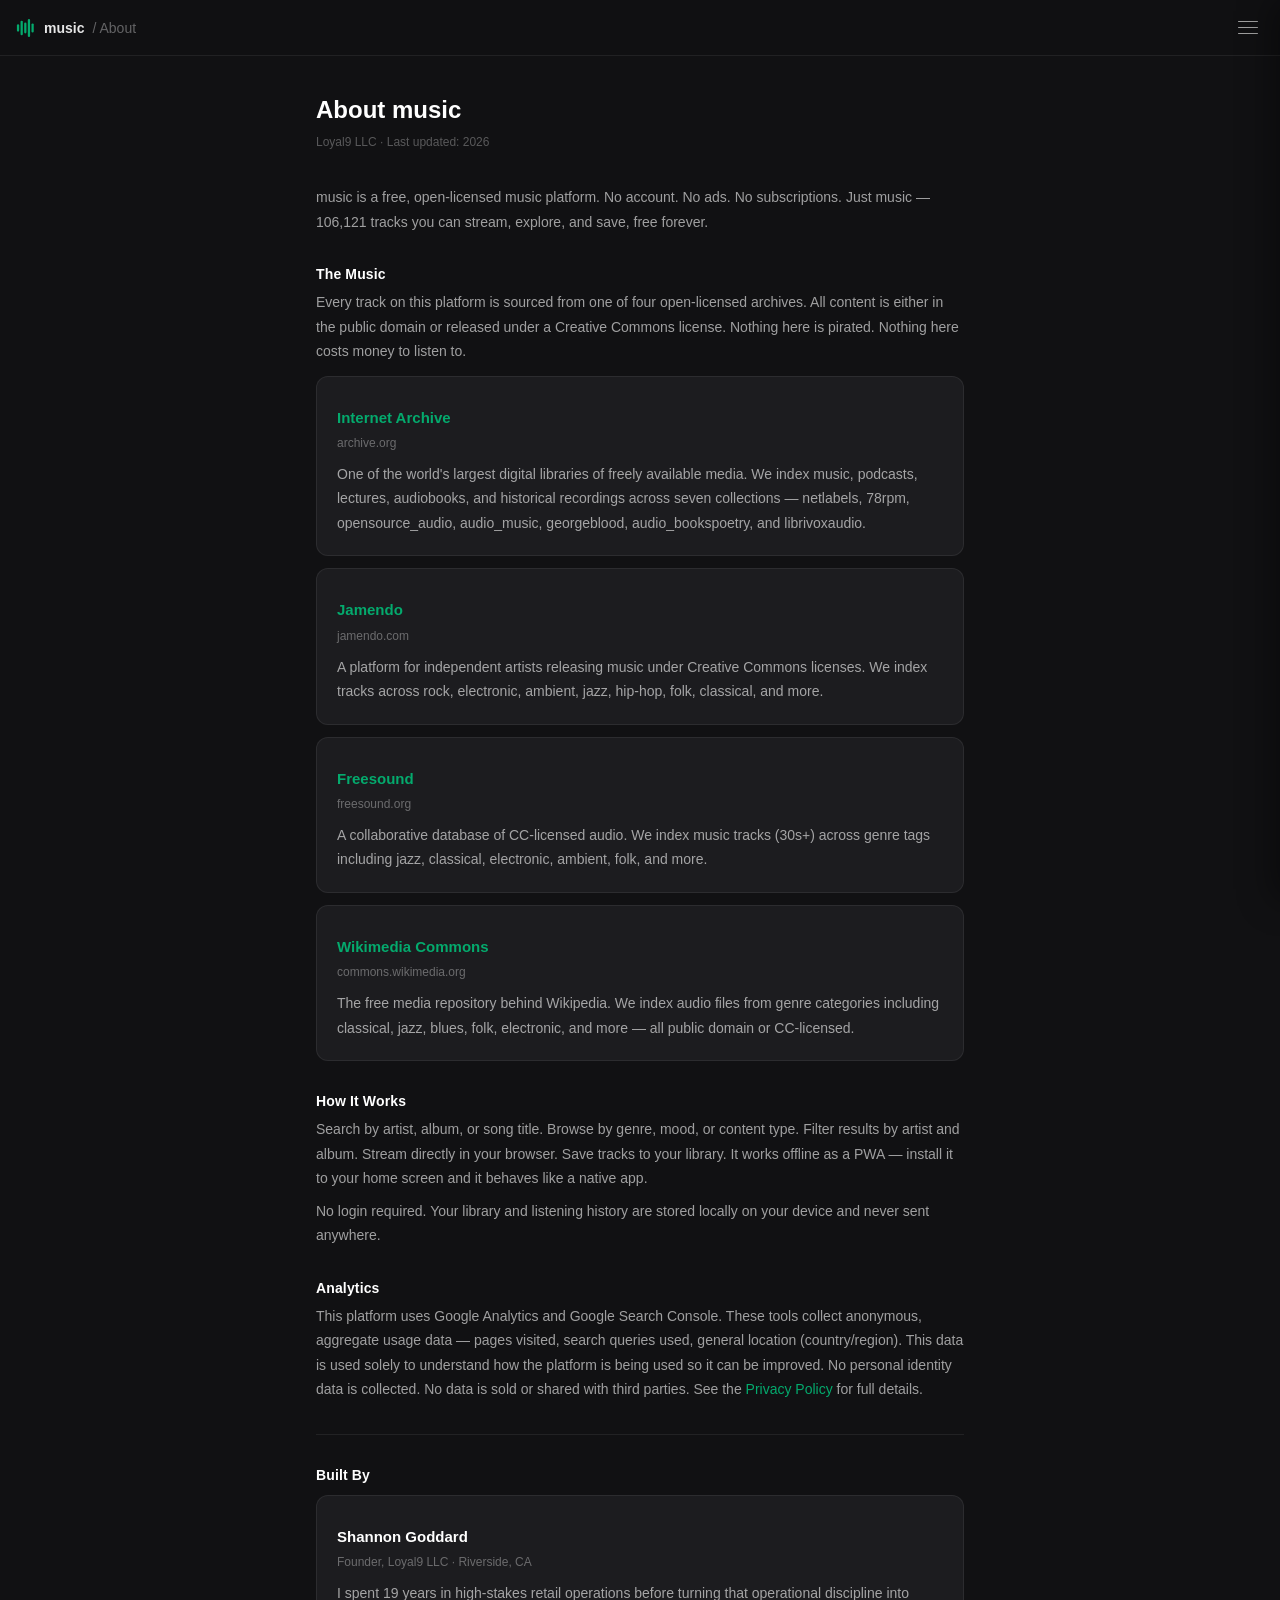
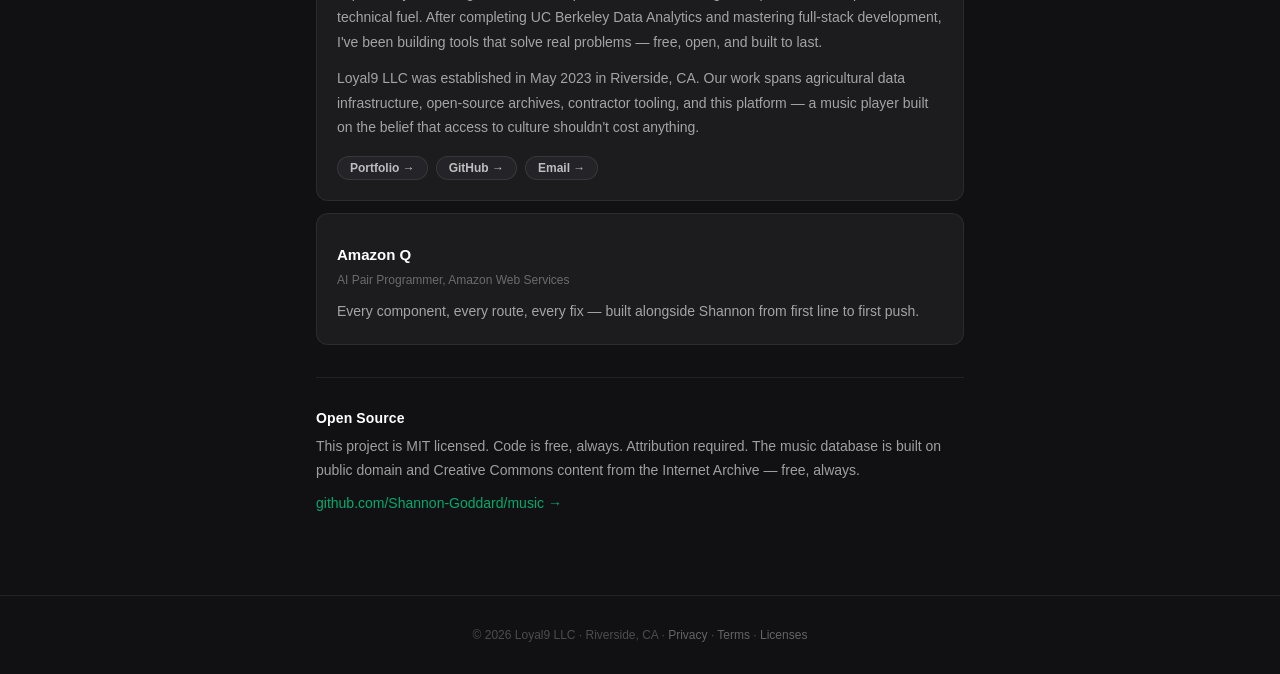
<file: about.html>
<!DOCTYPE html>
<html lang="en">
<head>
  <meta charset="UTF-8" />
  <meta name="viewport" content="width=device-width, initial-scale=1.0" />
  <title>About — music by Loyal9</title>
  <meta name="description" content="music is a free, open-licensed music platform built on the Internet Archive, Jamendo, Freesound, and Wikimedia Commons. No account required, free forever. Built by Shannon Goddard, Loyal9 LLC." />
  <meta property="og:title" content="About — music by Loyal9" />
  <meta property="og:description" content="Free, open-licensed music from the Internet Archive, Jamendo, Freesound, and Wikimedia Commons. No account, no ads, free forever." />
  <meta property="og:type" content="website" />
  <link rel="icon" href="data:image/svg+xml,<svg xmlns='http://www.w3.org/2000/svg' viewBox='0 0 100 100'><text y='.9em' font-size='90'>&#9834;</text></svg>" />
  <link rel="canonical" href="https://shannon-goddard.loyal9.app/music/about.html" />
  <style>
    *, *::before, *::after { box-sizing: border-box; margin: 0; padding: 0; }
    body { font-family: -apple-system, BlinkMacSystemFont, 'Segoe UI', sans-serif; background: #111113; color: #e5e5e5; min-height: 100vh; overflow-x: hidden; }
    a { color: #04AA6D; text-decoration: none; }
    a:hover { text-decoration: underline; }
    header { position: sticky; top: 0; z-index: 40; height: 56px; display: flex; align-items: center; justify-content: space-between; padding: 0 1rem; background: rgba(17,17,19,0.92); backdrop-filter: blur(16px); border-bottom: 1px solid rgba(255,255,255,0.07); }
    .wordmark { display: flex; align-items: center; gap: 8px; font-size: 0.875rem; font-weight: 600; color: rgba(255,255,255,0.9); text-decoration: none; }
    .wordmark span.sub { color: rgba(255,255,255,0.35); font-weight: 400; }
    main { max-width: 680px; margin: 0 auto; padding: 2.5rem 1rem 5rem; }
    h1 { font-size: 1.5rem; font-weight: 800; color: #fff; margin-bottom: 0.25rem; }
    .meta { font-size: 0.75rem; color: rgba(255,255,255,0.3); margin-bottom: 2rem; }
    h2 { font-size: 0.875rem; font-weight: 700; color: #fff; margin-top: 2rem; margin-bottom: 0.5rem; letter-spacing: 0.01em; }
    p { font-size: 0.875rem; color: rgba(255,255,255,0.6); line-height: 1.75; margin-top: 0.5rem; }
    .card { background: #1c1c1f; border: 1px solid rgba(255,255,255,0.07); border-radius: 0.75rem; padding: 1.25rem; margin-top: 0.75rem; }
    .card-title { font-size: 0.9375rem; font-weight: 700; color: #fff; }
    .card-sub { font-size: 0.75rem; color: rgba(255,255,255,0.35); margin-top: 0.125rem; }
    .pill-row { display: flex; flex-wrap: wrap; gap: 0.5rem; margin-top: 1rem; }
    .pill { font-size: 0.75rem; font-weight: 600; color: rgba(255,255,255,0.7); background: #242428; border: 1px solid rgba(255,255,255,0.09); border-radius: 9999px; padding: 0.25rem 0.75rem; text-decoration: none; }
    .pill:hover { color: #fff; text-decoration: none; border-color: rgba(255,255,255,0.2); }
    .divider { border: none; border-top: 1px solid rgba(255,255,255,0.07); margin: 2rem 0; }
    footer { text-align: center; padding: 2rem 1rem; font-size: 0.75rem; color: rgba(255,255,255,0.25); border-top: 1px solid rgba(255,255,255,0.07); }
    footer a { color: rgba(255,255,255,0.35); }
    /* Drawer */
    #menuOverlay { display: none; position: fixed; inset: 0; background: rgba(0,0,0,0.5); backdrop-filter: blur(4px); z-index: 50; }
    #menuDrawer { position: fixed; top: 0; right: 0; height: 100%; width: 256px; background: #1c1c1f; border-left: 1px solid rgba(255,255,255,0.08); z-index: 51; display: flex; flex-direction: column; transform: translateX(100%); transition: transform 0.3s ease; box-shadow: -8px 0 32px rgba(0,0,0,0.4); }
    .drawer-header { display: flex; align-items: center; justify-content: space-between; padding: 1rem 1.25rem; border-bottom: 1px solid rgba(255,255,255,0.08); }
    .drawer-header span { font-size: 0.875rem; font-weight: 600; color: rgba(255,255,255,0.8); }
    .drawer-close { background: none; border: none; cursor: pointer; color: rgba(255,255,255,0.4); padding: 4px; }
    .drawer-close:hover { color: #fff; }
    .drawer-nav { flex: 1; padding: 0.75rem 0.5rem; overflow-y: auto; }
    .drawer-link { display: flex; align-items: center; gap: 0.75rem; padding: 0.625rem 1rem; border-radius: 0.5rem; font-size: 0.875rem; color: rgba(255,255,255,0.6); text-decoration: none; transition: background 0.15s, color 0.15s; }
    .drawer-link:hover { background: #242428; color: #fff; text-decoration: none; }
    .drawer-link.muted { color: rgba(255,255,255,0.35); }
    .drawer-divider { border: none; border-top: 1px solid rgba(255,255,255,0.07); margin: 0.5rem 0.5rem; }
    .drawer-footer { padding: 1rem; border-top: 1px solid rgba(255,255,255,0.07); }
    .beer-btn { display: flex; align-items: center; justify-content: center; gap: 0.5rem; width: 100%; padding: 0.625rem; border-radius: 0.5rem; font-size: 0.875rem; font-weight: 600; color: #04AA6D; background: rgba(4,170,109,0.12); border: 1px solid rgba(4,170,109,0.3); text-decoration: none; transition: opacity 0.15s; }
    .beer-btn:hover { opacity: 0.8; text-decoration: none; }
    .hamburger { background: none; border: none; cursor: pointer; display: flex; flex-direction: column; gap: 5px; padding: 6px; color: rgba(255,255,255,0.6); }
    .hamburger:hover { color: #fff; }
    .hamburger span { display: block; width: 20px; height: 1px; background: currentColor; border-radius: 1px; }
  </style>
</head>
<body>

  <header>
    <a href="/music/" class="wordmark">
      <svg width="20" height="20" viewBox="0 0 22 22" fill="none" aria-hidden="true">
        <rect x="1"  y="7"  width="2.5" height="8"  rx="1.25" fill="#04AA6D"/>
        <rect x="5"  y="3"  width="2.5" height="16" rx="1.25" fill="#04AA6D"/>
        <rect x="9"  y="5"  width="2.5" height="12" rx="1.25" fill="#04AA6D"/>
        <rect x="13" y="1"  width="2.5" height="20" rx="1.25" fill="#04AA6D"/>
        <rect x="17" y="6"  width="2.5" height="10" rx="1.25" fill="#04AA6D"/>
      </svg>
      music <span class="sub">/ About</span>
    </a>
    <button class="hamburger" onclick="openMenu()" aria-label="Menu">
      <span></span><span></span><span></span>
    </button>
  </header>

  <div id="menuOverlay" onclick="closeMenu()"></div>
  <div id="menuDrawer">
    <div class="drawer-header">
      <span>Menu</span>
      <button class="drawer-close" onclick="closeMenu()" aria-label="Close">
        <svg width="18" height="18" viewBox="0 0 24 24" fill="none" stroke="currentColor" stroke-width="2" stroke-linecap="round"><line x1="18" y1="6" x2="6" y2="18"/><line x1="6" y1="6" x2="18" y2="18"/></svg>
      </button>
    </div>
    <nav class="drawer-nav">
      <a href="/music/" class="drawer-link">Home</a>
      <a href="/music/#/library" class="drawer-link">Library</a>
      <a href="/music/about.html" class="drawer-link">About</a>
      <hr class="drawer-divider" />
      <a href="/music/privacy.html" class="drawer-link muted">Privacy Policy</a>
      <a href="/music/terms.html" class="drawer-link muted">Terms of Service</a>
      <a href="/music/licenses.html" class="drawer-link muted">Open Source Licenses</a>
      <hr class="drawer-divider" />
      <a href="https://github.com/Shannon-Goddard/music" target="_blank" rel="noopener noreferrer" class="drawer-link muted">
        <svg width="15" height="15" viewBox="0 0 24 24" fill="currentColor"><path d="M12 2C6.477 2 2 6.484 2 12.017c0 4.425 2.865 8.18 6.839 9.504.5.092.682-.217.682-.483 0-.237-.008-.868-.013-1.703-2.782.605-3.369-1.343-3.369-1.343-.454-1.158-1.11-1.466-1.11-1.466-.908-.62.069-.608.069-.608 1.003.07 1.531 1.032 1.531 1.032.892 1.53 2.341 1.088 2.91.832.092-.647.35-1.088.636-1.338-2.22-.253-4.555-1.113-4.555-4.951 0-1.093.39-1.988 1.029-2.688-.103-.253-.446-1.272.098-2.65 0 0 .84-.27 2.75 1.026A9.564 9.564 0 0 1 12 6.844a9.59 9.59 0 0 1 2.504.337c1.909-1.296 2.747-1.027 2.747-1.027.546 1.379.202 2.398.1 2.651.64.7 1.028 1.595 1.028 2.688 0 3.848-2.339 4.695-4.566 4.943.359.309.678.92.678 1.855 0 1.338-.012 2.419-.012 2.747 0 .268.18.58.688.482A10.02 10.02 0 0 0 22 12.017C22 6.484 17.522 2 12 2z"/></svg>
        GitHub Repo
      </a>
    </nav>
    <div class="drawer-footer">
      <a href="https://www.buymeacoffee.com/goddardshannon9" target="_blank" rel="noopener noreferrer" class="beer-btn">
        <svg xmlns="http://w3.org" width="24" height="24" viewBox="0 0 24 24" fill="none" stroke="currentColor" stroke-width="2" stroke-linecap="round" stroke-linejoin="round">
          <!-- Mug Body -->
          <path d="M6 8h12v10a4 4 0 0 1-4 4H10a4 4 0 0 1-4-4V8z" />
          <!-- Handle -->
          <path d="M18 11h2a2 2 0 0 1 2 2v3a2 2 0 0 1-2 2h-2" />
          <!-- Foam/Bubbles Top Peak -->
          <path d="M6 8a3 3 0 0 1 3-3 4 4 0 0 1 6 0 3 3 0 0 1 3 3" />
          <!-- Liquid vertical detail lines inside -->
          <line x1="10" y1="11" x2="10" y2="17" />
          <line x1="14" y1="11" x2="14" y2="17" />
        </svg>

        Buy the Dev a Beer
      </a>
    </div>
  </div>

  <main>
    <h1>About music</h1>
    <p class="meta">Loyal9 LLC · Last updated: 2026</p>

    <p>music is a free, open-licensed music platform. No account. No ads. No subscriptions. Just music — 106,121 tracks you can stream, explore, and save, free forever.</p>

    <h2>The Music</h2>
    <p>Every track on this platform is sourced from one of four open-licensed archives. All content is either in the public domain or released under a Creative Commons license. Nothing here is pirated. Nothing here costs money to listen to.</p>

    <div class="card">
      <p class="card-title"><a href="https://archive.org" target="_blank" rel="noopener noreferrer">Internet Archive</a></p>
      <p class="card-sub">archive.org</p>
      <p>One of the world's largest digital libraries of freely available media. We index music, podcasts, lectures, audiobooks, and historical recordings across seven collections — netlabels, 78rpm, opensource_audio, audio_music, georgeblood, audio_bookspoetry, and librivoxaudio.</p>
    </div>

    <div class="card">
      <p class="card-title"><a href="https://www.jamendo.com" target="_blank" rel="noopener noreferrer">Jamendo</a></p>
      <p class="card-sub">jamendo.com</p>
      <p>A platform for independent artists releasing music under Creative Commons licenses. We index tracks across rock, electronic, ambient, jazz, hip-hop, folk, classical, and more.</p>
    </div>

    <div class="card">
      <p class="card-title"><a href="https://freesound.org" target="_blank" rel="noopener noreferrer">Freesound</a></p>
      <p class="card-sub">freesound.org</p>
      <p>A collaborative database of CC-licensed audio. We index music tracks (30s+) across genre tags including jazz, classical, electronic, ambient, folk, and more.</p>
    </div>

    <div class="card">
      <p class="card-title"><a href="https://commons.wikimedia.org" target="_blank" rel="noopener noreferrer">Wikimedia Commons</a></p>
      <p class="card-sub">commons.wikimedia.org</p>
      <p>The free media repository behind Wikipedia. We index audio files from genre categories including classical, jazz, blues, folk, electronic, and more — all public domain or CC-licensed.</p>
    </div>


    <h2>How It Works</h2>
    <p>Search by artist, album, or song title. Browse by genre, mood, or content type. Filter results by artist and album. Stream directly in your browser. Save tracks to your library. It works offline as a PWA — install it to your home screen and it behaves like a native app.</p>
    <p>No login required. Your library and listening history are stored locally on your device and never sent anywhere.</p>

    <h2>Analytics</h2>
    <p>This platform uses Google Analytics and Google Search Console. These tools collect anonymous, aggregate usage data — pages visited, search queries used, general location (country/region). This data is used solely to understand how the platform is being used so it can be improved. No personal identity data is collected. No data is sold or shared with third parties. See the <a href="/music/privacy.html">Privacy Policy</a> for full details.</p>

    <hr class="divider" />

    <h2>Built By</h2>

    <div class="card">
      <p class="card-title">Shannon Goddard</p>
      <p class="card-sub">Founder, Loyal9 LLC · Riverside, CA</p>
      <p>I spent 19 years in high-stakes retail operations before turning that operational discipline into technical fuel. After completing UC Berkeley Data Analytics and mastering full-stack development, I've been building tools that solve real problems — free, open, and built to last.</p>
      <p style="margin-top:0.75rem">Loyal9 LLC was established in May 2023 in Riverside, CA. Our work spans agricultural data infrastructure, open-source archives, contractor tooling, and this platform — a music player built on the belief that access to culture shouldn't cost anything.</p>
      <div class="pill-row">
        <a href="https://shannon-goddard.loyal9.app" target="_blank" rel="noopener noreferrer" class="pill">Portfolio →</a>
        <a href="https://github.com/Shannon-Goddard" target="_blank" rel="noopener noreferrer" class="pill">GitHub →</a>
        <a href="mailto:shannon@loyal9.app" class="pill">Email →</a>
      </div>
    </div>

    <div class="card" style="margin-top:0.75rem">
      <p class="card-title">Amazon Q</p>
      <p class="card-sub">AI Pair Programmer, Amazon Web Services</p>
      <p>Every component, every route, every fix — built alongside Shannon from first line to first push.</p>
    </div>

    <hr class="divider" />

    <h2>Open Source</h2>
    <p>This project is MIT licensed. Code is free, always. Attribution required. The music database is built on public domain and Creative Commons content from the Internet Archive — free, always.</p>
    <p style="margin-top:0.5rem"><a href="https://github.com/Shannon-Goddard/music" target="_blank" rel="noopener noreferrer">github.com/Shannon-Goddard/music →</a></p>

  </main>

  <footer>
    © 2026 Loyal9 LLC · Riverside, CA ·
    <a href="/music/privacy.html">Privacy</a> ·
    <a href="/music/terms.html">Terms</a> ·
    <a href="/music/licenses.html">Licenses</a>
  </footer>

  <script>
    function openMenu() {
      document.getElementById('menuOverlay').style.display = 'block';
      document.getElementById('menuDrawer').style.transform = 'translateX(0)';
    }
    function closeMenu() {
      document.getElementById('menuOverlay').style.display = 'none';
      document.getElementById('menuDrawer').style.transform = 'translateX(100%)';
    }
  </script>

  <script type="application/ld+json">
  {
    "@context": "https://schema.org",
    "@type": "WebPage",
    "name": "About — music by Loyal9",
    "url": "https://shannon-goddard.loyal9.app/music/about.html",
    "description": "music is a free, open-licensed music platform built on the Internet Archive, Jamendo, Freesound, and Wikimedia Commons. Built by Shannon Goddard, Loyal9 LLC, Riverside CA.",
    "author": {
      "@type": "Person",
      "name": "Shannon Goddard",
      "url": "https://shannon-goddard.loyal9.app"
    },
    "publisher": {
      "@type": "Organization",
      "name": "Loyal9 LLC",
      "url": "https://loyal9.app"
    }
  }
  </script>
</body>
</html>
</file>
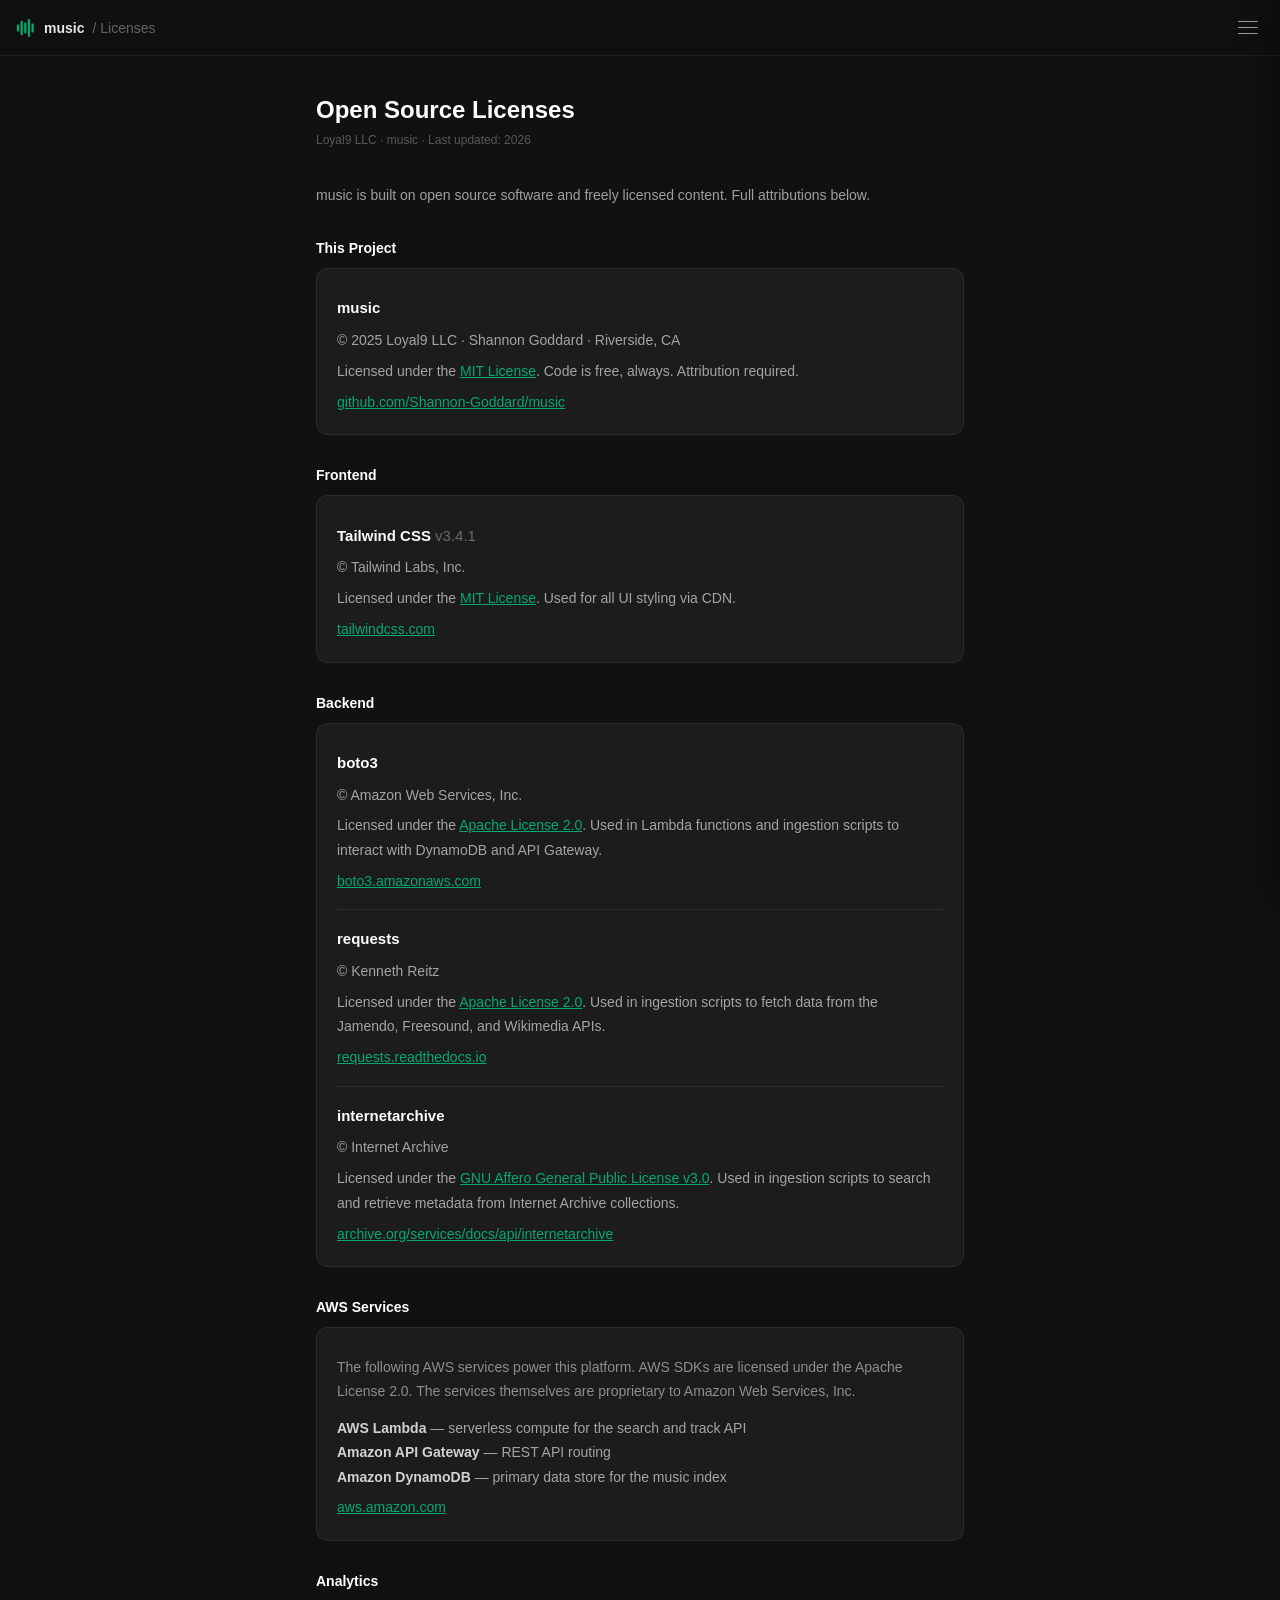
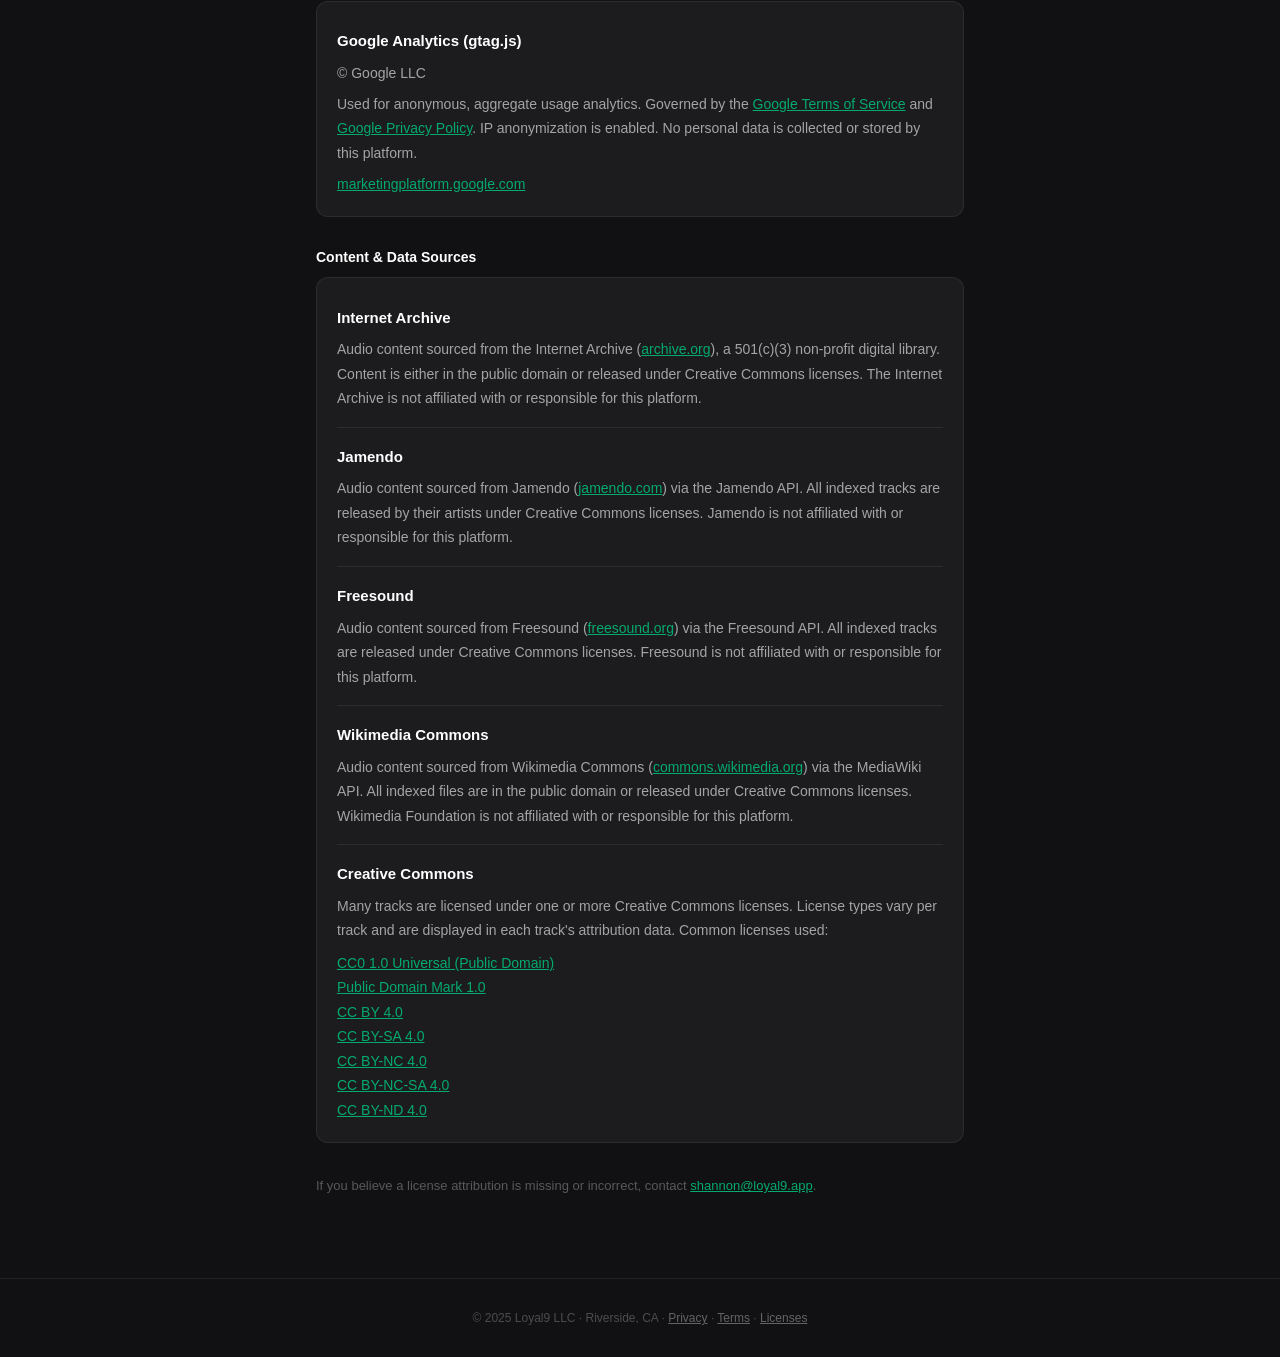
<file: licenses.html>
<!DOCTYPE html>
<html lang="en">
<head>
  <meta charset="UTF-8" />
  <meta name="viewport" content="width=device-width, initial-scale=1.0" />
  <title>Open Source Licenses — music by Loyal9</title>
  <meta name="description" content="Open source licenses and attributions for the music platform by Loyal9 LLC." />
  <meta property="og:title" content="Open Source Licenses — music by Loyal9" />
  <meta property="og:type" content="website" />
  <link rel="icon" href="data:image/svg+xml,<svg xmlns='http://www.w3.org/2000/svg' viewBox='0 0 100 100'><text y='.9em' font-size='90'>&#9834;</text></svg>" />
  <link rel="canonical" href="https://shannon-goddard.loyal9.app/music/licenses.html" />
  <style>
    *, *::before, *::after { box-sizing: border-box; margin: 0; padding: 0; }
    body { font-family: -apple-system, BlinkMacSystemFont, 'Segoe UI', sans-serif; background: #111113; color: #e5e5e5; min-height: 100vh; overflow-x: hidden; }
    a { color: #04AA6D; }
    a:hover { text-decoration: underline; }
    header { position: sticky; top: 0; z-index: 40; height: 56px; display: flex; align-items: center; justify-content: space-between; padding: 0 1rem; background: rgba(17,17,19,0.92); backdrop-filter: blur(16px); border-bottom: 1px solid rgba(255,255,255,0.07); }
    .wordmark { display: flex; align-items: center; gap: 8px; font-size: 0.875rem; font-weight: 600; color: rgba(255,255,255,0.9); text-decoration: none; }
    .wordmark span.sub { color: rgba(255,255,255,0.35); font-weight: 400; }
    main { max-width: 680px; margin: 0 auto; padding: 2.5rem 1rem 5rem; }
    h1 { font-size: 1.5rem; font-weight: 800; color: #fff; margin-bottom: 0.25rem; }
    .meta { font-size: 0.75rem; color: rgba(255,255,255,0.3); margin-bottom: 2rem; }
    h2 { font-size: 0.875rem; font-weight: 700; color: #fff; margin-top: 2rem; margin-bottom: 0.75rem; }
    p { font-size: 0.875rem; color: rgba(255,255,255,0.6); line-height: 1.75; margin-top: 0.4rem; }
    .card { background: #1c1c1f; border: 1px solid rgba(255,255,255,0.07); border-radius: 0.75rem; padding: 1.25rem; margin-bottom: 0.75rem; }
    .card-title { font-size: 0.9375rem; font-weight: 700; color: #fff; }
    .card-sub { font-size: 0.75rem; color: rgba(255,255,255,0.35); margin-top: 0.125rem; }
    .card-divider { border: none; border-top: 1px solid rgba(255,255,255,0.07); margin: 1rem 0; }
    footer { text-align: center; padding: 2rem 1rem; font-size: 0.75rem; color: rgba(255,255,255,0.25); border-top: 1px solid rgba(255,255,255,0.07); }
    footer a { color: rgba(255,255,255,0.35); }
    #menuOverlay { display: none; position: fixed; inset: 0; background: rgba(0,0,0,0.5); backdrop-filter: blur(4px); z-index: 50; }
    #menuDrawer { position: fixed; top: 0; right: 0; height: 100%; width: 256px; background: #1c1c1f; border-left: 1px solid rgba(255,255,255,0.08); z-index: 51; display: flex; flex-direction: column; transform: translateX(100%); transition: transform 0.3s ease; box-shadow: -8px 0 32px rgba(0,0,0,0.4); }
    .drawer-header { display: flex; align-items: center; justify-content: space-between; padding: 1rem 1.25rem; border-bottom: 1px solid rgba(255,255,255,0.08); }
    .drawer-header span { font-size: 0.875rem; font-weight: 600; color: rgba(255,255,255,0.8); }
    .drawer-close { background: none; border: none; cursor: pointer; color: rgba(255,255,255,0.4); padding: 4px; }
    .drawer-close:hover { color: #fff; }
    .drawer-nav { flex: 1; padding: 0.75rem 0.5rem; overflow-y: auto; }
    .drawer-link { display: flex; align-items: center; gap: 0.75rem; padding: 0.625rem 1rem; border-radius: 0.5rem; font-size: 0.875rem; color: rgba(255,255,255,0.6); text-decoration: none; transition: background 0.15s, color 0.15s; }
    .drawer-link:hover { background: #242428; color: #fff; text-decoration: none; }
    .drawer-link.muted { color: rgba(255,255,255,0.35); }
    .drawer-divider { border: none; border-top: 1px solid rgba(255,255,255,0.07); margin: 0.5rem; }
    .drawer-footer { padding: 1rem; border-top: 1px solid rgba(255,255,255,0.07); }
    .beer-btn { display: flex; align-items: center; justify-content: center; gap: 0.5rem; width: 100%; padding: 0.625rem; border-radius: 0.5rem; font-size: 0.875rem; font-weight: 600; color: #04AA6D; background: rgba(4,170,109,0.12); border: 1px solid rgba(4,170,109,0.3); text-decoration: none; transition: opacity 0.15s; }
    .beer-btn:hover { opacity: 0.8; text-decoration: none; }
    .hamburger { background: none; border: none; cursor: pointer; display: flex; flex-direction: column; gap: 5px; padding: 6px; color: rgba(255,255,255,0.6); }
    .hamburger:hover { color: #fff; }
    .hamburger span { display: block; width: 20px; height: 1px; background: currentColor; border-radius: 1px; }
  </style>
</head>
<body>

  <header>
    <a href="/music/" class="wordmark">
      <svg width="20" height="20" viewBox="0 0 22 22" fill="none" aria-hidden="true">
        <rect x="1"  y="7"  width="2.5" height="8"  rx="1.25" fill="#04AA6D"/>
        <rect x="5"  y="3"  width="2.5" height="16" rx="1.25" fill="#04AA6D"/>
        <rect x="9"  y="5"  width="2.5" height="12" rx="1.25" fill="#04AA6D"/>
        <rect x="13" y="1"  width="2.5" height="20" rx="1.25" fill="#04AA6D"/>
        <rect x="17" y="6"  width="2.5" height="10" rx="1.25" fill="#04AA6D"/>
      </svg>
      music <span class="sub">/ Licenses</span>
    </a>
    <button class="hamburger" onclick="openMenu()" aria-label="Menu">
      <span></span><span></span><span></span>
    </button>
  </header>

  <div id="menuOverlay" onclick="closeMenu()"></div>
  <div id="menuDrawer">
    <div class="drawer-header">
      <span>Menu</span>
      <button class="drawer-close" onclick="closeMenu()" aria-label="Close">
        <svg width="18" height="18" viewBox="0 0 24 24" fill="none" stroke="currentColor" stroke-width="2" stroke-linecap="round"><line x1="18" y1="6" x2="6" y2="18"/><line x1="6" y1="6" x2="18" y2="18"/></svg>
      </button>
    </div>
    <nav class="drawer-nav">
      <a href="/music/" class="drawer-link">Home</a>
      <a href="/music/#/library" class="drawer-link">Library</a>
      <a href="/music/about.html" class="drawer-link">About</a>
      <hr class="drawer-divider" />
      <a href="/music/privacy.html" class="drawer-link muted">Privacy Policy</a>
      <a href="/music/terms.html" class="drawer-link muted">Terms of Service</a>
      <a href="/music/licenses.html" class="drawer-link muted">Open Source Licenses</a>
      <hr class="drawer-divider" />
      <a href="https://github.com/Shannon-Goddard/music" target="_blank" rel="noopener noreferrer" class="drawer-link muted">
        <svg width="15" height="15" viewBox="0 0 24 24" fill="currentColor"><path d="M12 2C6.477 2 2 6.484 2 12.017c0 4.425 2.865 8.18 6.839 9.504.5.092.682-.217.682-.483 0-.237-.008-.868-.013-1.703-2.782.605-3.369-1.343-3.369-1.343-.454-1.158-1.11-1.466-1.11-1.466-.908-.62.069-.608.069-.608 1.003.07 1.531 1.032 1.531 1.032.892 1.53 2.341 1.088 2.91.832.092-.647.35-1.088.636-1.338-2.22-.253-4.555-1.113-4.555-4.951 0-1.093.39-1.988 1.029-2.688-.103-.253-.446-1.272.098-2.65 0 0 .84-.27 2.75 1.026A9.564 9.564 0 0 1 12 6.844a9.59 9.59 0 0 1 2.504.337c1.909-1.296 2.747-1.027 2.747-1.027.546 1.379.202 2.398.1 2.651.64.7 1.028 1.595 1.028 2.688 0 3.848-2.339 4.695-4.566 4.943.359.309.678.92.678 1.855 0 1.338-.012 2.419-.012 2.747 0 .268.18.58.688.482A10.02 10.02 0 0 0 22 12.017C22 6.484 17.522 2 12 2z"/></svg>
        GitHub Repo
      </a>
    </nav>
    <div class="drawer-footer">
      <a href="https://www.buymeacoffee.com/goddardshannon9" target="_blank" rel="noopener noreferrer" class="beer-btn">
        <svg xmlns="http://w3.org" width="24" height="24" viewBox="0 0 24 24" fill="none" stroke="currentColor" stroke-width="2" stroke-linecap="round" stroke-linejoin="round">
          <!-- Mug Body -->
          <path d="M6 8h12v10a4 4 0 0 1-4 4H10a4 4 0 0 1-4-4V8z" />
          <!-- Handle -->
          <path d="M18 11h2a2 2 0 0 1 2 2v3a2 2 0 0 1-2 2h-2" />
          <!-- Foam/Bubbles Top Peak -->
          <path d="M6 8a3 3 0 0 1 3-3 4 4 0 0 1 6 0 3 3 0 0 1 3 3" />
          <!-- Liquid vertical detail lines inside -->
          <line x1="10" y1="11" x2="10" y2="17" />
          <line x1="14" y1="11" x2="14" y2="17" />
        </svg>
        Buy the Dev a Beer
      </a>
    </div>
  </div>

  <main>
    <h1>Open Source Licenses</h1>
    <p class="meta">Loyal9 LLC · music · Last updated: 2026</p>

    <p>music is built on open source software and freely licensed content. Full attributions below.</p>

    <h2>This Project</h2>
    <div class="card">
      <p class="card-title">music</p>
      <p>© 2025 Loyal9 LLC · Shannon Goddard · Riverside, CA</p>
      <p>Licensed under the <a href="https://opensource.org/licenses/MIT" target="_blank" rel="noopener noreferrer">MIT License</a>. Code is free, always. Attribution required.</p>
      <p><a href="https://github.com/Shannon-Goddard/music" target="_blank" rel="noopener noreferrer">github.com/Shannon-Goddard/music</a></p>
    </div>

    <h2>Frontend</h2>
    <div class="card">
      <p class="card-title">Tailwind CSS <span style="font-weight:400;color:rgba(255,255,255,0.35)">v3.4.1</span></p>
      <p>© Tailwind Labs, Inc.</p>
      <p>Licensed under the <a href="https://opensource.org/licenses/MIT" target="_blank" rel="noopener noreferrer">MIT License</a>. Used for all UI styling via CDN.</p>
      <p><a href="https://tailwindcss.com" target="_blank" rel="noopener noreferrer">tailwindcss.com</a></p>
    </div>

    <h2>Backend</h2>
    <div class="card">
      <p class="card-title">boto3</p>
      <p>© Amazon Web Services, Inc.</p>
      <p>Licensed under the <a href="https://opensource.org/licenses/Apache-2.0" target="_blank" rel="noopener noreferrer">Apache License 2.0</a>. Used in Lambda functions and ingestion scripts to interact with DynamoDB and API Gateway.</p>
      <p><a href="https://boto3.amazonaws.com" target="_blank" rel="noopener noreferrer">boto3.amazonaws.com</a></p>
      <hr class="card-divider" />
      <p class="card-title">requests</p>
      <p>© Kenneth Reitz</p>
      <p>Licensed under the <a href="https://opensource.org/licenses/Apache-2.0" target="_blank" rel="noopener noreferrer">Apache License 2.0</a>. Used in ingestion scripts to fetch data from the Jamendo, Freesound, and Wikimedia APIs.</p>
      <p><a href="https://requests.readthedocs.io" target="_blank" rel="noopener noreferrer">requests.readthedocs.io</a></p>
      <hr class="card-divider" />
      <p class="card-title">internetarchive</p>
      <p>© Internet Archive</p>
      <p>Licensed under the <a href="https://opensource.org/licenses/AGPL-3.0" target="_blank" rel="noopener noreferrer">GNU Affero General Public License v3.0</a>. Used in ingestion scripts to search and retrieve metadata from Internet Archive collections.</p>
      <p><a href="https://archive.org/services/docs/api/internetarchive/" target="_blank" rel="noopener noreferrer">archive.org/services/docs/api/internetarchive</a></p>
    </div>

    <h2>AWS Services</h2>
    <div class="card">
      <p style="color:rgba(255,255,255,0.5)">The following AWS services power this platform. AWS SDKs are licensed under the Apache License 2.0. The services themselves are proprietary to Amazon Web Services, Inc.</p>
      <p style="margin-top:0.75rem">
        <strong style="color:rgba(255,255,255,0.8)">AWS Lambda</strong> — serverless compute for the search and track API<br>
        <strong style="color:rgba(255,255,255,0.8)">Amazon API Gateway</strong> — REST API routing<br>
        <strong style="color:rgba(255,255,255,0.8)">Amazon DynamoDB</strong> — primary data store for the music index
      </p>
      <p><a href="https://aws.amazon.com" target="_blank" rel="noopener noreferrer">aws.amazon.com</a></p>
    </div>

    <h2>Analytics</h2>
    <div class="card">
      <p class="card-title">Google Analytics (gtag.js)</p>
      <p>© Google LLC</p>
      <p>Used for anonymous, aggregate usage analytics. Governed by the <a href="https://policies.google.com/terms" target="_blank" rel="noopener noreferrer">Google Terms of Service</a> and <a href="https://policies.google.com/privacy" target="_blank" rel="noopener noreferrer">Google Privacy Policy</a>. IP anonymization is enabled. No personal data is collected or stored by this platform.</p>
      <p><a href="https://marketingplatform.google.com/about/analytics/" target="_blank" rel="noopener noreferrer">marketingplatform.google.com</a></p>
    </div>

    <h2>Content & Data Sources</h2>
    <div class="card">
      <p class="card-title">Internet Archive</p>
      <p>Audio content sourced from the Internet Archive (<a href="https://archive.org" target="_blank" rel="noopener noreferrer">archive.org</a>), a 501(c)(3) non-profit digital library. Content is either in the public domain or released under Creative Commons licenses. The Internet Archive is not affiliated with or responsible for this platform.</p>
      <hr class="card-divider" />
      <p class="card-title">Jamendo</p>
      <p>Audio content sourced from Jamendo (<a href="https://www.jamendo.com" target="_blank" rel="noopener noreferrer">jamendo.com</a>) via the Jamendo API. All indexed tracks are released by their artists under Creative Commons licenses. Jamendo is not affiliated with or responsible for this platform.</p>
      <hr class="card-divider" />
      <p class="card-title">Freesound</p>
      <p>Audio content sourced from Freesound (<a href="https://freesound.org" target="_blank" rel="noopener noreferrer">freesound.org</a>) via the Freesound API. All indexed tracks are released under Creative Commons licenses. Freesound is not affiliated with or responsible for this platform.</p>
      <hr class="card-divider" />
      <p class="card-title">Wikimedia Commons</p>
      <p>Audio content sourced from Wikimedia Commons (<a href="https://commons.wikimedia.org" target="_blank" rel="noopener noreferrer">commons.wikimedia.org</a>) via the MediaWiki API. All indexed files are in the public domain or released under Creative Commons licenses. Wikimedia Foundation is not affiliated with or responsible for this platform.</p>
      <hr class="card-divider" />
      <p class="card-title">Creative Commons</p>
      <p>Many tracks are licensed under one or more Creative Commons licenses. License types vary per track and are displayed in each track's attribution data. Common licenses used:</p>
      <p style="margin-top:0.5rem">
        <a href="https://creativecommons.org/publicdomain/zero/1.0/" target="_blank" rel="noopener noreferrer">CC0 1.0 Universal (Public Domain)</a><br>
        <a href="https://creativecommons.org/publicdomain/mark/1.0/" target="_blank" rel="noopener noreferrer">Public Domain Mark 1.0</a><br>
        <a href="https://creativecommons.org/licenses/by/4.0/" target="_blank" rel="noopener noreferrer">CC BY 4.0</a><br>
        <a href="https://creativecommons.org/licenses/by-sa/4.0/" target="_blank" rel="noopener noreferrer">CC BY-SA 4.0</a><br>
        <a href="https://creativecommons.org/licenses/by-nc/4.0/" target="_blank" rel="noopener noreferrer">CC BY-NC 4.0</a><br>
        <a href="https://creativecommons.org/licenses/by-nc-sa/4.0/" target="_blank" rel="noopener noreferrer">CC BY-NC-SA 4.0</a><br>
        <a href="https://creativecommons.org/licenses/by-nd/4.0/" target="_blank" rel="noopener noreferrer">CC BY-ND 4.0</a>
      </p>
    </div>

    <p style="margin-top:2rem;font-size:0.8125rem;color:rgba(255,255,255,0.3)">If you believe a license attribution is missing or incorrect, contact <a href="mailto:shannon@loyal9.app">shannon@loyal9.app</a>.</p>
  </main>

  <footer>
    © 2025 Loyal9 LLC · Riverside, CA ·
    <a href="/music/privacy.html">Privacy</a> ·
    <a href="/music/terms.html">Terms</a> ·
    <a href="/music/licenses.html">Licenses</a>
  </footer>

  <script>
    function openMenu() {
      document.getElementById('menuOverlay').style.display = 'block';
      document.getElementById('menuDrawer').style.transform = 'translateX(0)';
    }
    function closeMenu() {
      document.getElementById('menuOverlay').style.display = 'none';
      document.getElementById('menuDrawer').style.transform = 'translateX(100%)';
    }
  </script>
  <script type="application/ld+json">
  { "@context": "https://schema.org", "@type": "WebPage", "name": "Open Source Licenses — music by Loyal9", "url": "https://shannon-goddard.loyal9.app/music/licenses.html" }
  </script>
</body>
</html>
</file>
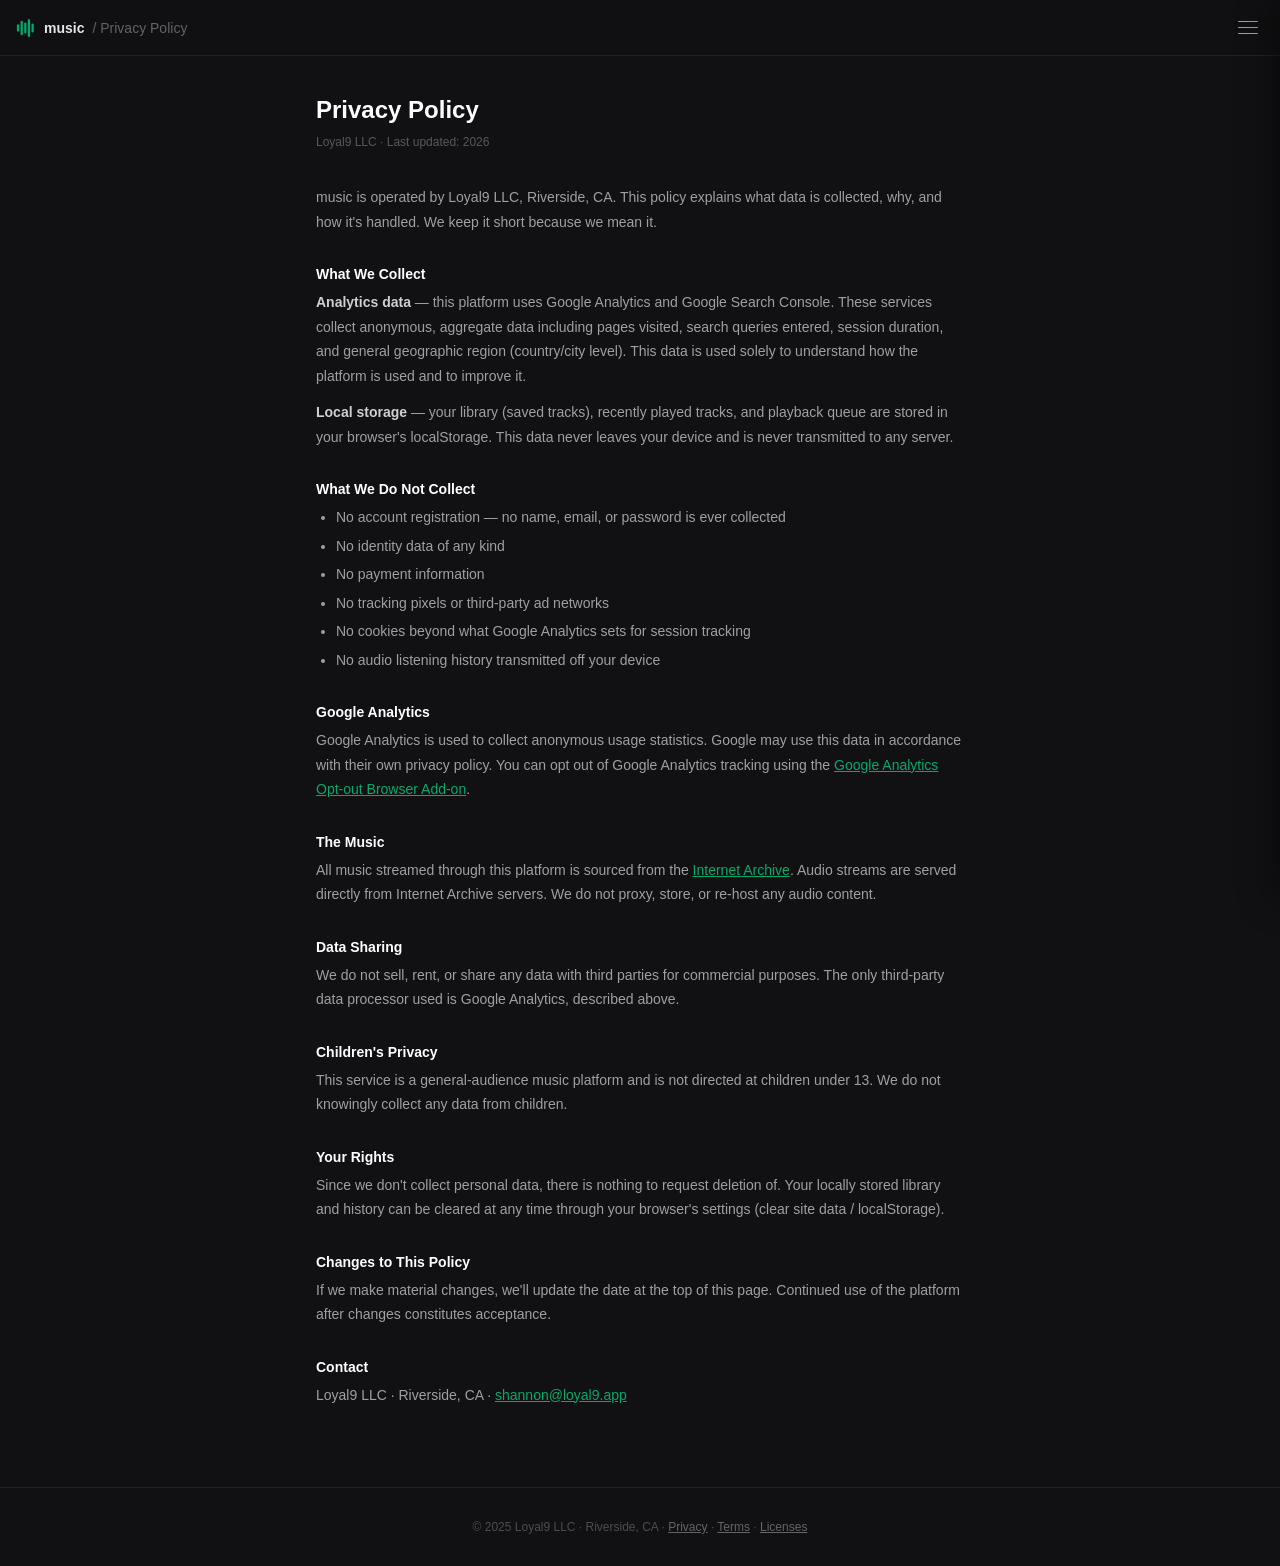
<file: privacy.html>
<!DOCTYPE html>
<html lang="en">
<head>
  <meta charset="UTF-8" />
  <meta name="viewport" content="width=device-width, initial-scale=1.0" />
  <title>Privacy Policy — music by Loyal9</title>
  <meta name="description" content="Privacy Policy for the music platform by Loyal9 LLC. We don't sell your data. We don't collect identity data. Free music, free forever." />
  <meta property="og:title" content="Privacy Policy — music by Loyal9" />
  <meta property="og:type" content="website" />
  <link rel="icon" href="data:image/svg+xml,<svg xmlns='http://www.w3.org/2000/svg' viewBox='0 0 100 100'><text y='.9em' font-size='90'>&#9834;</text></svg>" />
  <link rel="canonical" href="https://shannon-goddard.loyal9.app/music/privacy.html" />
  <style>
    *, *::before, *::after { box-sizing: border-box; margin: 0; padding: 0; }
    body { font-family: -apple-system, BlinkMacSystemFont, 'Segoe UI', sans-serif; background: #111113; color: #e5e5e5; min-height: 100vh; overflow-x: hidden; }
    a { color: #04AA6D; }
    a:hover { text-decoration: underline; }
    header { position: sticky; top: 0; z-index: 40; height: 56px; display: flex; align-items: center; justify-content: space-between; padding: 0 1rem; background: rgba(17,17,19,0.92); backdrop-filter: blur(16px); border-bottom: 1px solid rgba(255,255,255,0.07); }
    .wordmark { display: flex; align-items: center; gap: 8px; font-size: 0.875rem; font-weight: 600; color: rgba(255,255,255,0.9); text-decoration: none; }
    .wordmark span.sub { color: rgba(255,255,255,0.35); font-weight: 400; }
    main { max-width: 680px; margin: 0 auto; padding: 2.5rem 1rem 5rem; }
    h1 { font-size: 1.5rem; font-weight: 800; color: #fff; margin-bottom: 0.25rem; }
    .meta { font-size: 0.75rem; color: rgba(255,255,255,0.3); margin-bottom: 2rem; }
    h2 { font-size: 0.875rem; font-weight: 700; color: #fff; margin-top: 2rem; margin-bottom: 0.5rem; }
    p { font-size: 0.875rem; color: rgba(255,255,255,0.6); line-height: 1.75; margin-top: 0.5rem; }
    ul { padding-left: 1.25rem; margin-top: 0.5rem; }
    li { font-size: 0.875rem; color: rgba(255,255,255,0.6); line-height: 1.75; margin-bottom: 0.25rem; }
    footer { text-align: center; padding: 2rem 1rem; font-size: 0.75rem; color: rgba(255,255,255,0.25); border-top: 1px solid rgba(255,255,255,0.07); }
    footer a { color: rgba(255,255,255,0.35); }
    #menuOverlay { display: none; position: fixed; inset: 0; background: rgba(0,0,0,0.5); backdrop-filter: blur(4px); z-index: 50; }
    #menuDrawer { position: fixed; top: 0; right: 0; height: 100%; width: 256px; background: #1c1c1f; border-left: 1px solid rgba(255,255,255,0.08); z-index: 51; display: flex; flex-direction: column; transform: translateX(100%); transition: transform 0.3s ease; box-shadow: -8px 0 32px rgba(0,0,0,0.4); }
    .drawer-header { display: flex; align-items: center; justify-content: space-between; padding: 1rem 1.25rem; border-bottom: 1px solid rgba(255,255,255,0.08); }
    .drawer-header span { font-size: 0.875rem; font-weight: 600; color: rgba(255,255,255,0.8); }
    .drawer-close { background: none; border: none; cursor: pointer; color: rgba(255,255,255,0.4); padding: 4px; }
    .drawer-close:hover { color: #fff; }
    .drawer-nav { flex: 1; padding: 0.75rem 0.5rem; overflow-y: auto; }
    .drawer-link { display: flex; align-items: center; gap: 0.75rem; padding: 0.625rem 1rem; border-radius: 0.5rem; font-size: 0.875rem; color: rgba(255,255,255,0.6); text-decoration: none; transition: background 0.15s, color 0.15s; }
    .drawer-link:hover { background: #242428; color: #fff; text-decoration: none; }
    .drawer-link.muted { color: rgba(255,255,255,0.35); }
    .drawer-divider { border: none; border-top: 1px solid rgba(255,255,255,0.07); margin: 0.5rem; }
    .drawer-footer { padding: 1rem; border-top: 1px solid rgba(255,255,255,0.07); }
    .beer-btn { display: flex; align-items: center; justify-content: center; gap: 0.5rem; width: 100%; padding: 0.625rem; border-radius: 0.5rem; font-size: 0.875rem; font-weight: 600; color: #04AA6D; background: rgba(4,170,109,0.12); border: 1px solid rgba(4,170,109,0.3); text-decoration: none; transition: opacity 0.15s; }
    .beer-btn:hover { opacity: 0.8; text-decoration: none; }
    .hamburger { background: none; border: none; cursor: pointer; display: flex; flex-direction: column; gap: 5px; padding: 6px; color: rgba(255,255,255,0.6); }
    .hamburger:hover { color: #fff; }
    .hamburger span { display: block; width: 20px; height: 1px; background: currentColor; border-radius: 1px; }
  </style>
</head>
<body>

  <header>
    <a href="/music/" class="wordmark">
      <svg width="20" height="20" viewBox="0 0 22 22" fill="none" aria-hidden="true">
        <rect x="1"  y="7"  width="2.5" height="8"  rx="1.25" fill="#04AA6D"/>
        <rect x="5"  y="3"  width="2.5" height="16" rx="1.25" fill="#04AA6D"/>
        <rect x="9"  y="5"  width="2.5" height="12" rx="1.25" fill="#04AA6D"/>
        <rect x="13" y="1"  width="2.5" height="20" rx="1.25" fill="#04AA6D"/>
        <rect x="17" y="6"  width="2.5" height="10" rx="1.25" fill="#04AA6D"/>
      </svg>
      music <span class="sub">/ Privacy Policy</span>
    </a>
    <button class="hamburger" onclick="openMenu()" aria-label="Menu">
      <span></span><span></span><span></span>
    </button>
  </header>

  <div id="menuOverlay" onclick="closeMenu()"></div>
  <div id="menuDrawer">
    <div class="drawer-header">
      <span>Menu</span>
      <button class="drawer-close" onclick="closeMenu()" aria-label="Close">
        <svg width="18" height="18" viewBox="0 0 24 24" fill="none" stroke="currentColor" stroke-width="2" stroke-linecap="round"><line x1="18" y1="6" x2="6" y2="18"/><line x1="6" y1="6" x2="18" y2="18"/></svg>
      </button>
    </div>
    <nav class="drawer-nav">
      <a href="/music/" class="drawer-link">Home</a>
      <a href="/music/#/library" class="drawer-link">Library</a>
      <a href="/music/about.html" class="drawer-link">About</a>
      <hr class="drawer-divider" />
      <a href="/music/privacy.html" class="drawer-link muted">Privacy Policy</a>
      <a href="/music/terms.html" class="drawer-link muted">Terms of Service</a>
      <a href="/music/licenses.html" class="drawer-link muted">Open Source Licenses</a>
      <hr class="drawer-divider" />
      <a href="https://github.com/Shannon-Goddard/music" target="_blank" rel="noopener noreferrer" class="drawer-link muted">
        <svg width="15" height="15" viewBox="0 0 24 24" fill="currentColor"><path d="M12 2C6.477 2 2 6.484 2 12.017c0 4.425 2.865 8.18 6.839 9.504.5.092.682-.217.682-.483 0-.237-.008-.868-.013-1.703-2.782.605-3.369-1.343-3.369-1.343-.454-1.158-1.11-1.466-1.11-1.466-.908-.62.069-.608.069-.608 1.003.07 1.531 1.032 1.531 1.032.892 1.53 2.341 1.088 2.91.832.092-.647.35-1.088.636-1.338-2.22-.253-4.555-1.113-4.555-4.951 0-1.093.39-1.988 1.029-2.688-.103-.253-.446-1.272.098-2.65 0 0 .84-.27 2.75 1.026A9.564 9.564 0 0 1 12 6.844a9.59 9.59 0 0 1 2.504.337c1.909-1.296 2.747-1.027 2.747-1.027.546 1.379.202 2.398.1 2.651.64.7 1.028 1.595 1.028 2.688 0 3.848-2.339 4.695-4.566 4.943.359.309.678.92.678 1.855 0 1.338-.012 2.419-.012 2.747 0 .268.18.58.688.482A10.02 10.02 0 0 0 22 12.017C22 6.484 17.522 2 12 2z"/></svg>
        GitHub Repo
      </a>
    </nav>
    <div class="drawer-footer">
      <a href="https://www.buymeacoffee.com/goddardshannon9" target="_blank" rel="noopener noreferrer" class="beer-btn">
        <svg xmlns="http://w3.org" width="24" height="24" viewBox="0 0 24 24" fill="none" stroke="currentColor" stroke-width="2" stroke-linecap="round" stroke-linejoin="round">
          <!-- Mug Body -->
          <path d="M6 8h12v10a4 4 0 0 1-4 4H10a4 4 0 0 1-4-4V8z" />
          <!-- Handle -->
          <path d="M18 11h2a2 2 0 0 1 2 2v3a2 2 0 0 1-2 2h-2" />
          <!-- Foam/Bubbles Top Peak -->
          <path d="M6 8a3 3 0 0 1 3-3 4 4 0 0 1 6 0 3 3 0 0 1 3 3" />
          <!-- Liquid vertical detail lines inside -->
          <line x1="10" y1="11" x2="10" y2="17" />
          <line x1="14" y1="11" x2="14" y2="17" />
        </svg>
        Buy the Dev a Beer
      </a>
    </div>
  </div>

  <main>
    <h1>Privacy Policy</h1>
    <p class="meta">Loyal9 LLC · Last updated: 2026</p>

    <p>music is operated by Loyal9 LLC, Riverside, CA. This policy explains what data is collected, why, and how it's handled. We keep it short because we mean it.</p>

    <h2>What We Collect</h2>
    <p><strong style="color:rgba(255,255,255,0.8)">Analytics data</strong> — this platform uses Google Analytics and Google Search Console. These services collect anonymous, aggregate data including pages visited, search queries entered, session duration, and general geographic region (country/city level). This data is used solely to understand how the platform is used and to improve it.</p>
    <p style="margin-top:0.75rem"><strong style="color:rgba(255,255,255,0.8)">Local storage</strong> — your library (saved tracks), recently played tracks, and playback queue are stored in your browser's localStorage. This data never leaves your device and is never transmitted to any server.</p>

    <h2>What We Do Not Collect</h2>
    <ul>
      <li>No account registration — no name, email, or password is ever collected</li>
      <li>No identity data of any kind</li>
      <li>No payment information</li>
      <li>No tracking pixels or third-party ad networks</li>
      <li>No cookies beyond what Google Analytics sets for session tracking</li>
      <li>No audio listening history transmitted off your device</li>
    </ul>

    <h2>Google Analytics</h2>
    <p>Google Analytics is used to collect anonymous usage statistics. Google may use this data in accordance with their own privacy policy. You can opt out of Google Analytics tracking using the <a href="https://tools.google.com/dlpage/gaoptout" target="_blank" rel="noopener noreferrer">Google Analytics Opt-out Browser Add-on</a>.</p>

    <h2>The Music</h2>
    <p>All music streamed through this platform is sourced from the <a href="https://archive.org" target="_blank" rel="noopener noreferrer">Internet Archive</a>. Audio streams are served directly from Internet Archive servers. We do not proxy, store, or re-host any audio content.</p>

    <h2>Data Sharing</h2>
    <p>We do not sell, rent, or share any data with third parties for commercial purposes. The only third-party data processor used is Google Analytics, described above.</p>

    <h2>Children's Privacy</h2>
    <p>This service is a general-audience music platform and is not directed at children under 13. We do not knowingly collect any data from children.</p>

    <h2>Your Rights</h2>
    <p>Since we don't collect personal data, there is nothing to request deletion of. Your locally stored library and history can be cleared at any time through your browser's settings (clear site data / localStorage).</p>

    <h2>Changes to This Policy</h2>
    <p>If we make material changes, we'll update the date at the top of this page. Continued use of the platform after changes constitutes acceptance.</p>

    <h2>Contact</h2>
    <p>Loyal9 LLC · Riverside, CA · <a href="mailto:shannon@loyal9.app">shannon@loyal9.app</a></p>
  </main>

  <footer>
    © 2025 Loyal9 LLC · Riverside, CA ·
    <a href="/music/privacy.html">Privacy</a> ·
    <a href="/music/terms.html">Terms</a> ·
    <a href="/music/licenses.html">Licenses</a>
  </footer>

  <script>
    function openMenu() {
      document.getElementById('menuOverlay').style.display = 'block';
      document.getElementById('menuDrawer').style.transform = 'translateX(0)';
    }
    function closeMenu() {
      document.getElementById('menuOverlay').style.display = 'none';
      document.getElementById('menuDrawer').style.transform = 'translateX(100%)';
    }
  </script>
  <script type="application/ld+json">
  { "@context": "https://schema.org", "@type": "WebPage", "name": "Privacy Policy — music by Loyal9", "url": "https://shannon-goddard.loyal9.app/music/privacy.html" }
  </script>
</body>
</html>
</file>
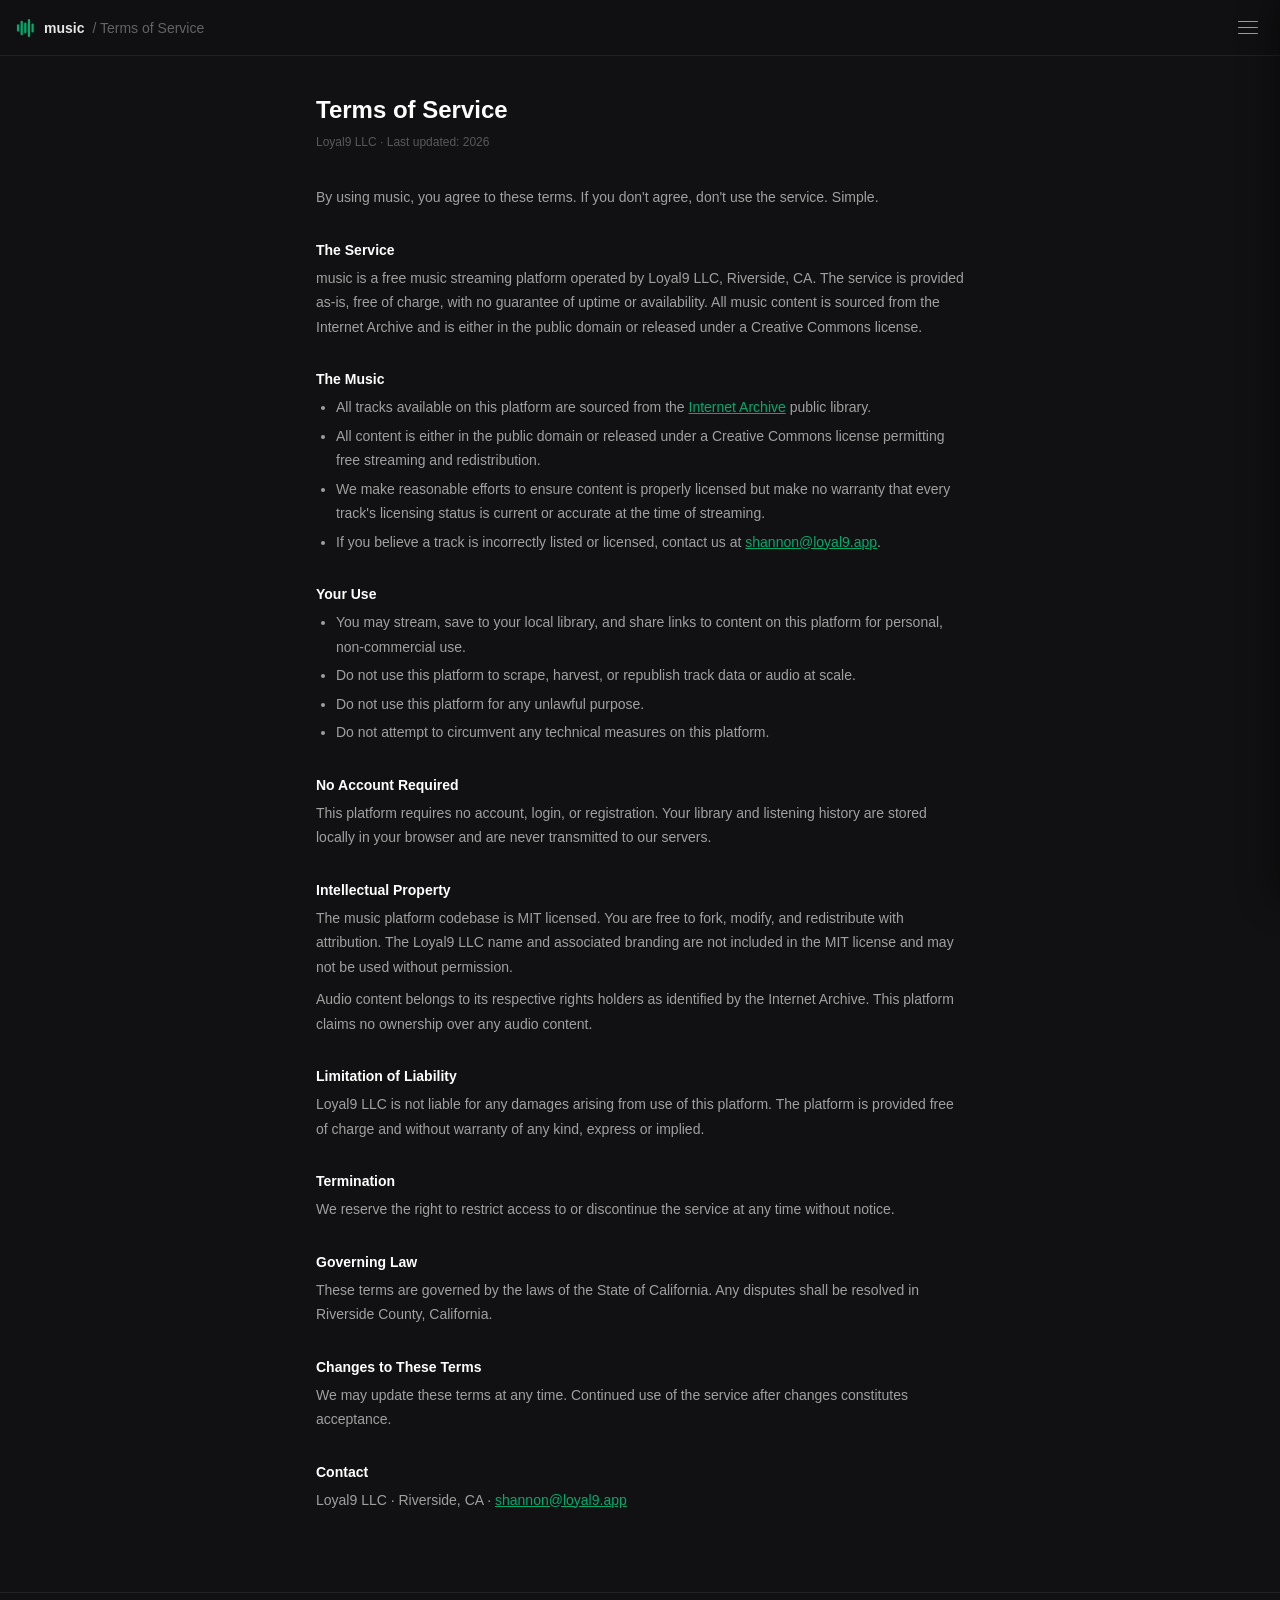
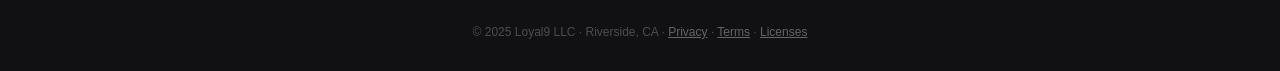
<file: terms.html>
<!DOCTYPE html>
<html lang="en">
<head>
  <meta charset="UTF-8" />
  <meta name="viewport" content="width=device-width, initial-scale=1.0" />
  <title>Terms of Service — music by Loyal9</title>
  <meta name="description" content="Terms of Service for the music platform by Loyal9 LLC. Free music, as-is, no warranties." />
  <meta property="og:title" content="Terms of Service — music by Loyal9" />
  <meta property="og:type" content="website" />
  <link rel="icon" href="data:image/svg+xml,<svg xmlns='http://www.w3.org/2000/svg' viewBox='0 0 100 100'><text y='.9em' font-size='90'>&#9834;</text></svg>" />
  <link rel="canonical" href="https://shannon-goddard.loyal9.app/music/terms.html" />
  <style>
    *, *::before, *::after { box-sizing: border-box; margin: 0; padding: 0; }
    body { font-family: -apple-system, BlinkMacSystemFont, 'Segoe UI', sans-serif; background: #111113; color: #e5e5e5; min-height: 100vh; overflow-x: hidden; }
    a { color: #04AA6D; }
    a:hover { text-decoration: underline; }
    header { position: sticky; top: 0; z-index: 40; height: 56px; display: flex; align-items: center; justify-content: space-between; padding: 0 1rem; background: rgba(17,17,19,0.92); backdrop-filter: blur(16px); border-bottom: 1px solid rgba(255,255,255,0.07); }
    .wordmark { display: flex; align-items: center; gap: 8px; font-size: 0.875rem; font-weight: 600; color: rgba(255,255,255,0.9); text-decoration: none; }
    .wordmark span.sub { color: rgba(255,255,255,0.35); font-weight: 400; }
    main { max-width: 680px; margin: 0 auto; padding: 2.5rem 1rem 5rem; }
    h1 { font-size: 1.5rem; font-weight: 800; color: #fff; margin-bottom: 0.25rem; }
    .meta { font-size: 0.75rem; color: rgba(255,255,255,0.3); margin-bottom: 2rem; }
    h2 { font-size: 0.875rem; font-weight: 700; color: #fff; margin-top: 2rem; margin-bottom: 0.5rem; }
    p { font-size: 0.875rem; color: rgba(255,255,255,0.6); line-height: 1.75; margin-top: 0.5rem; }
    ul { padding-left: 1.25rem; margin-top: 0.5rem; }
    li { font-size: 0.875rem; color: rgba(255,255,255,0.6); line-height: 1.75; margin-bottom: 0.25rem; }
    footer { text-align: center; padding: 2rem 1rem; font-size: 0.75rem; color: rgba(255,255,255,0.25); border-top: 1px solid rgba(255,255,255,0.07); }
    footer a { color: rgba(255,255,255,0.35); }
    #menuOverlay { display: none; position: fixed; inset: 0; background: rgba(0,0,0,0.5); backdrop-filter: blur(4px); z-index: 50; }
    #menuDrawer { position: fixed; top: 0; right: 0; height: 100%; width: 256px; background: #1c1c1f; border-left: 1px solid rgba(255,255,255,0.08); z-index: 51; display: flex; flex-direction: column; transform: translateX(100%); transition: transform 0.3s ease; box-shadow: -8px 0 32px rgba(0,0,0,0.4); }
    .drawer-header { display: flex; align-items: center; justify-content: space-between; padding: 1rem 1.25rem; border-bottom: 1px solid rgba(255,255,255,0.08); }
    .drawer-header span { font-size: 0.875rem; font-weight: 600; color: rgba(255,255,255,0.8); }
    .drawer-close { background: none; border: none; cursor: pointer; color: rgba(255,255,255,0.4); padding: 4px; }
    .drawer-close:hover { color: #fff; }
    .drawer-nav { flex: 1; padding: 0.75rem 0.5rem; overflow-y: auto; }
    .drawer-link { display: flex; align-items: center; gap: 0.75rem; padding: 0.625rem 1rem; border-radius: 0.5rem; font-size: 0.875rem; color: rgba(255,255,255,0.6); text-decoration: none; transition: background 0.15s, color 0.15s; }
    .drawer-link:hover { background: #242428; color: #fff; text-decoration: none; }
    .drawer-link.muted { color: rgba(255,255,255,0.35); }
    .drawer-divider { border: none; border-top: 1px solid rgba(255,255,255,0.07); margin: 0.5rem; }
    .drawer-footer { padding: 1rem; border-top: 1px solid rgba(255,255,255,0.07); }
    .beer-btn { display: flex; align-items: center; justify-content: center; gap: 0.5rem; width: 100%; padding: 0.625rem; border-radius: 0.5rem; font-size: 0.875rem; font-weight: 600; color: #04AA6D; background: rgba(4,170,109,0.12); border: 1px solid rgba(4,170,109,0.3); text-decoration: none; transition: opacity 0.15s; }
    .beer-btn:hover { opacity: 0.8; text-decoration: none; }
    .hamburger { background: none; border: none; cursor: pointer; display: flex; flex-direction: column; gap: 5px; padding: 6px; color: rgba(255,255,255,0.6); }
    .hamburger:hover { color: #fff; }
    .hamburger span { display: block; width: 20px; height: 1px; background: currentColor; border-radius: 1px; }
  </style>
</head>
<body>

  <header>
    <a href="/music/" class="wordmark">
      <svg width="20" height="20" viewBox="0 0 22 22" fill="none" aria-hidden="true">
        <rect x="1"  y="7"  width="2.5" height="8"  rx="1.25" fill="#04AA6D"/>
        <rect x="5"  y="3"  width="2.5" height="16" rx="1.25" fill="#04AA6D"/>
        <rect x="9"  y="5"  width="2.5" height="12" rx="1.25" fill="#04AA6D"/>
        <rect x="13" y="1"  width="2.5" height="20" rx="1.25" fill="#04AA6D"/>
        <rect x="17" y="6"  width="2.5" height="10" rx="1.25" fill="#04AA6D"/>
      </svg>
      music <span class="sub">/ Terms of Service</span>
    </a>
    <button class="hamburger" onclick="openMenu()" aria-label="Menu">
      <span></span><span></span><span></span>
    </button>
  </header>

  <div id="menuOverlay" onclick="closeMenu()"></div>
  <div id="menuDrawer">
    <div class="drawer-header">
      <span>Menu</span>
      <button class="drawer-close" onclick="closeMenu()" aria-label="Close">
        <svg width="18" height="18" viewBox="0 0 24 24" fill="none" stroke="currentColor" stroke-width="2" stroke-linecap="round"><line x1="18" y1="6" x2="6" y2="18"/><line x1="6" y1="6" x2="18" y2="18"/></svg>
      </button>
    </div>
    <nav class="drawer-nav">
      <a href="/music/" class="drawer-link">Home</a>
      <a href="/music/#/library" class="drawer-link">Library</a>
      <a href="/music/about.html" class="drawer-link">About</a>
      <hr class="drawer-divider" />
      <a href="/music/privacy.html" class="drawer-link muted">Privacy Policy</a>
      <a href="/music/terms.html" class="drawer-link muted">Terms of Service</a>
      <a href="/music/licenses.html" class="drawer-link muted">Open Source Licenses</a>
      <hr class="drawer-divider" />
      <a href="https://github.com/Shannon-Goddard/music" target="_blank" rel="noopener noreferrer" class="drawer-link muted">
        <svg width="15" height="15" viewBox="0 0 24 24" fill="currentColor"><path d="M12 2C6.477 2 2 6.484 2 12.017c0 4.425 2.865 8.18 6.839 9.504.5.092.682-.217.682-.483 0-.237-.008-.868-.013-1.703-2.782.605-3.369-1.343-3.369-1.343-.454-1.158-1.11-1.466-1.11-1.466-.908-.62.069-.608.069-.608 1.003.07 1.531 1.032 1.531 1.032.892 1.53 2.341 1.088 2.91.832.092-.647.35-1.088.636-1.338-2.22-.253-4.555-1.113-4.555-4.951 0-1.093.39-1.988 1.029-2.688-.103-.253-.446-1.272.098-2.65 0 0 .84-.27 2.75 1.026A9.564 9.564 0 0 1 12 6.844a9.59 9.59 0 0 1 2.504.337c1.909-1.296 2.747-1.027 2.747-1.027.546 1.379.202 2.398.1 2.651.64.7 1.028 1.595 1.028 2.688 0 3.848-2.339 4.695-4.566 4.943.359.309.678.92.678 1.855 0 1.338-.012 2.419-.012 2.747 0 .268.18.58.688.482A10.02 10.02 0 0 0 22 12.017C22 6.484 17.522 2 12 2z"/></svg>
        GitHub Repo
      </a>
    </nav>
    <div class="drawer-footer">
      <a href="https://www.buymeacoffee.com/goddardshannon9" target="_blank" rel="noopener noreferrer" class="beer-btn">
        <svg xmlns="http://w3.org" width="24" height="24" viewBox="0 0 24 24" fill="none" stroke="currentColor" stroke-width="2" stroke-linecap="round" stroke-linejoin="round">
          <!-- Mug Body -->
          <path d="M6 8h12v10a4 4 0 0 1-4 4H10a4 4 0 0 1-4-4V8z" />
          <!-- Handle -->
          <path d="M18 11h2a2 2 0 0 1 2 2v3a2 2 0 0 1-2 2h-2" />
          <!-- Foam/Bubbles Top Peak -->
          <path d="M6 8a3 3 0 0 1 3-3 4 4 0 0 1 6 0 3 3 0 0 1 3 3" />
          <!-- Liquid vertical detail lines inside -->
          <line x1="10" y1="11" x2="10" y2="17" />
          <line x1="14" y1="11" x2="14" y2="17" />
        </svg>
        Buy the Dev a Beer
      </a>
    </div>
  </div>

  <main>
    <h1>Terms of Service</h1>
    <p class="meta">Loyal9 LLC · Last updated: 2026</p>

    <p>By using music, you agree to these terms. If you don't agree, don't use the service. Simple.</p>

    <h2>The Service</h2>
    <p>music is a free music streaming platform operated by Loyal9 LLC, Riverside, CA. The service is provided as-is, free of charge, with no guarantee of uptime or availability. All music content is sourced from the Internet Archive and is either in the public domain or released under a Creative Commons license.</p>

    <h2>The Music</h2>
    <ul>
      <li>All tracks available on this platform are sourced from the <a href="https://archive.org" target="_blank" rel="noopener noreferrer">Internet Archive</a> public library.</li>
      <li>All content is either in the public domain or released under a Creative Commons license permitting free streaming and redistribution.</li>
      <li>We make reasonable efforts to ensure content is properly licensed but make no warranty that every track's licensing status is current or accurate at the time of streaming.</li>
      <li>If you believe a track is incorrectly listed or licensed, contact us at <a href="mailto:shannon@loyal9.app">shannon@loyal9.app</a>.</li>
    </ul>

    <h2>Your Use</h2>
    <ul>
      <li>You may stream, save to your local library, and share links to content on this platform for personal, non-commercial use.</li>
      <li>Do not use this platform to scrape, harvest, or republish track data or audio at scale.</li>
      <li>Do not use this platform for any unlawful purpose.</li>
      <li>Do not attempt to circumvent any technical measures on this platform.</li>
    </ul>

    <h2>No Account Required</h2>
    <p>This platform requires no account, login, or registration. Your library and listening history are stored locally in your browser and are never transmitted to our servers.</p>

    <h2>Intellectual Property</h2>
    <p>The music platform codebase is MIT licensed. You are free to fork, modify, and redistribute with attribution. The Loyal9 LLC name and associated branding are not included in the MIT license and may not be used without permission.</p>
    <p>Audio content belongs to its respective rights holders as identified by the Internet Archive. This platform claims no ownership over any audio content.</p>

    <h2>Limitation of Liability</h2>
    <p>Loyal9 LLC is not liable for any damages arising from use of this platform. The platform is provided free of charge and without warranty of any kind, express or implied.</p>

    <h2>Termination</h2>
    <p>We reserve the right to restrict access to or discontinue the service at any time without notice.</p>

    <h2>Governing Law</h2>
    <p>These terms are governed by the laws of the State of California. Any disputes shall be resolved in Riverside County, California.</p>

    <h2>Changes to These Terms</h2>
    <p>We may update these terms at any time. Continued use of the service after changes constitutes acceptance.</p>

    <h2>Contact</h2>
    <p>Loyal9 LLC · Riverside, CA · <a href="mailto:shannon@loyal9.app">shannon@loyal9.app</a></p>
  </main>

  <footer>
    © 2025 Loyal9 LLC · Riverside, CA ·
    <a href="/music/privacy.html">Privacy</a> ·
    <a href="/music/terms.html">Terms</a> ·
    <a href="/music/licenses.html">Licenses</a>
  </footer>

  <script>
    function openMenu() {
      document.getElementById('menuOverlay').style.display = 'block';
      document.getElementById('menuDrawer').style.transform = 'translateX(0)';
    }
    function closeMenu() {
      document.getElementById('menuOverlay').style.display = 'none';
      document.getElementById('menuDrawer').style.transform = 'translateX(100%)';
    }
  </script>
  <script type="application/ld+json">
  { "@context": "https://schema.org", "@type": "WebPage", "name": "Terms of Service — music by Loyal9", "url": "https://shannon-goddard.loyal9.app/music/terms.html" }
  </script>
</body>
</html>
</file>
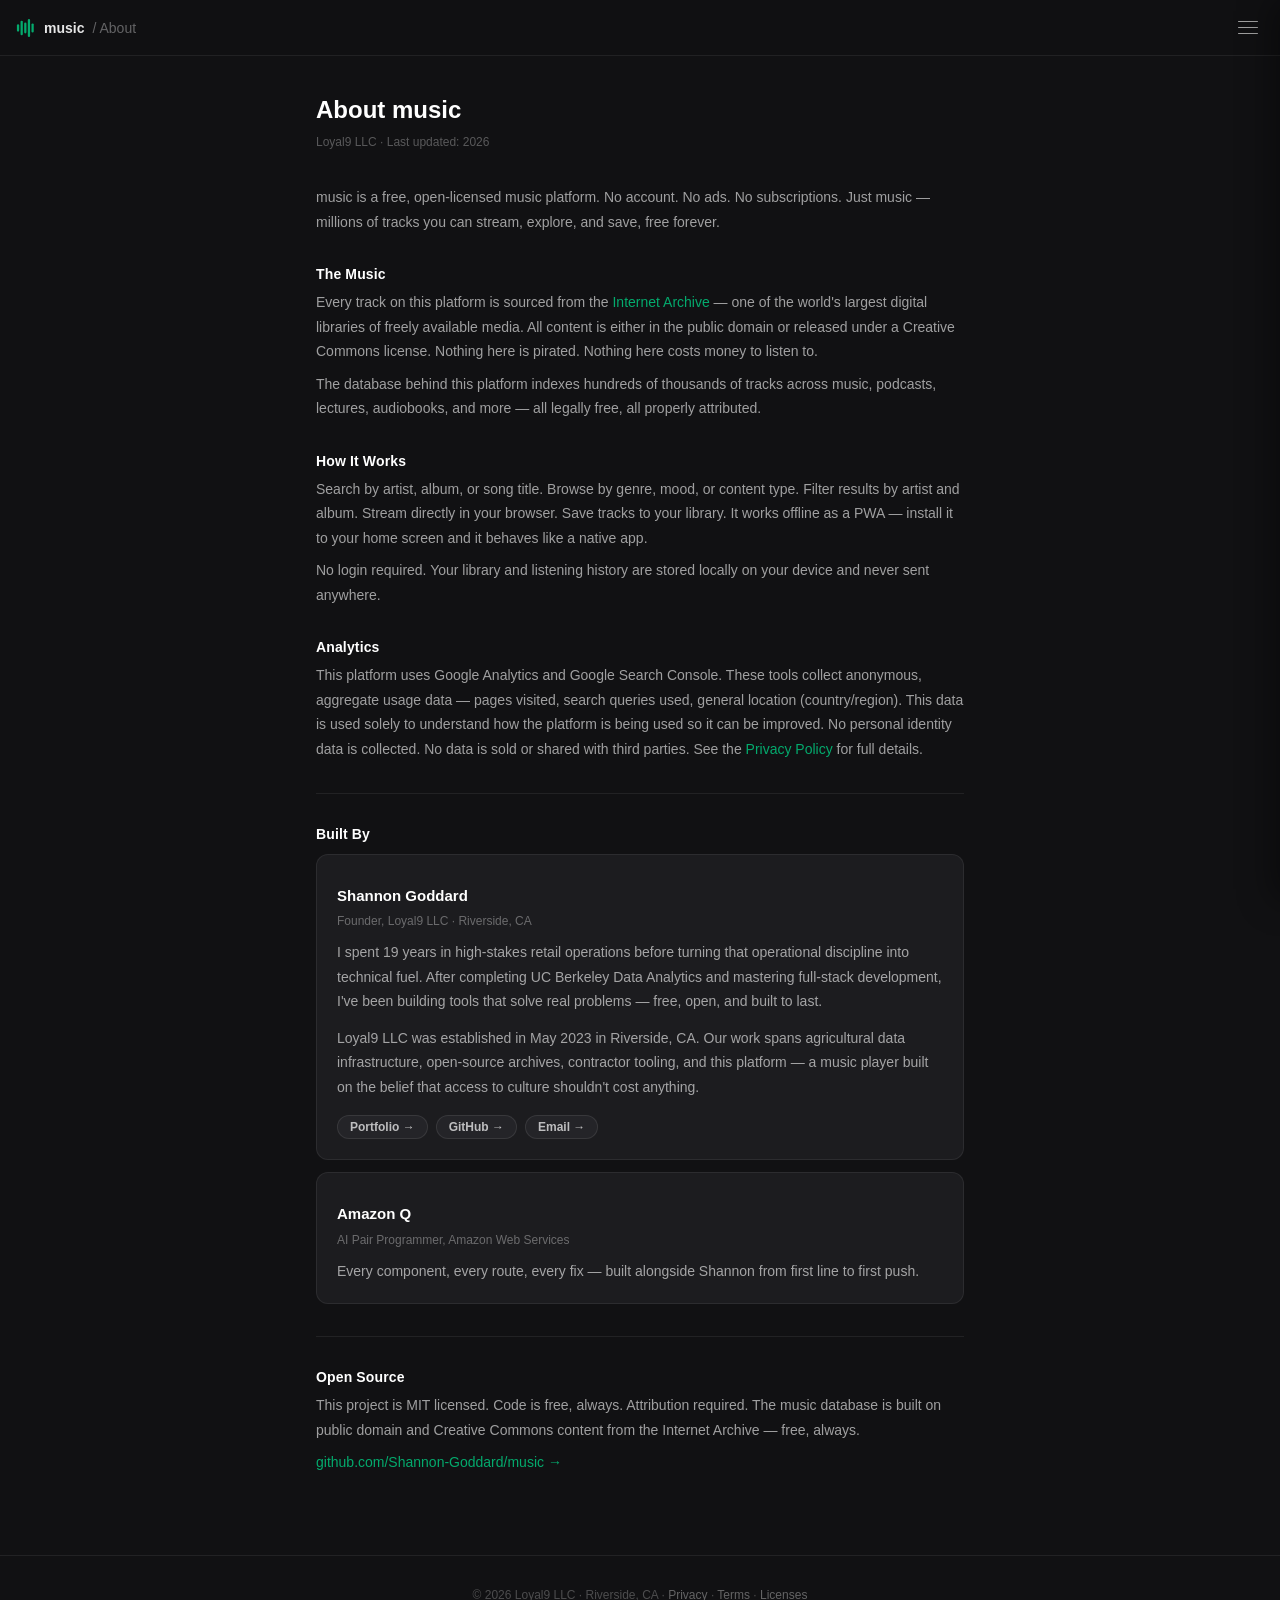
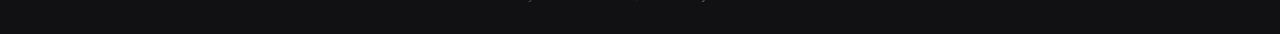
<file: frontend/about.html>
<!DOCTYPE html>
<html lang="en">
<head>
  <meta charset="UTF-8" />
  <meta name="viewport" content="width=device-width, initial-scale=1.0" />
  <title>About — music by Loyal9</title>
  <meta name="description" content="music is a free, open-licensed music platform built on the Internet Archive. Millions of tracks, no account required, free forever. Built by Shannon Goddard, Loyal9 LLC." />
  <meta property="og:title" content="About — music by Loyal9" />
  <meta property="og:description" content="Free, open-licensed music. Millions of tracks from the Internet Archive. No account, no ads, free forever." />
  <meta property="og:type" content="website" />
  <link rel="icon" href="data:image/svg+xml,<svg xmlns='http://www.w3.org/2000/svg' viewBox='0 0 100 100'><text y='.9em' font-size='90'>&#9834;</text></svg>" />
  <link rel="canonical" href="https://shannon-goddard.loyal9.app/music/about.html" />
  <style>
    *, *::before, *::after { box-sizing: border-box; margin: 0; padding: 0; }
    body { font-family: -apple-system, BlinkMacSystemFont, 'Segoe UI', sans-serif; background: #111113; color: #e5e5e5; min-height: 100vh; overflow-x: hidden; }
    a { color: #04AA6D; text-decoration: none; }
    a:hover { text-decoration: underline; }
    header { position: sticky; top: 0; z-index: 40; height: 56px; display: flex; align-items: center; justify-content: space-between; padding: 0 1rem; background: rgba(17,17,19,0.92); backdrop-filter: blur(16px); border-bottom: 1px solid rgba(255,255,255,0.07); }
    .wordmark { display: flex; align-items: center; gap: 8px; font-size: 0.875rem; font-weight: 600; color: rgba(255,255,255,0.9); text-decoration: none; }
    .wordmark span.sub { color: rgba(255,255,255,0.35); font-weight: 400; }
    main { max-width: 680px; margin: 0 auto; padding: 2.5rem 1rem 5rem; }
    h1 { font-size: 1.5rem; font-weight: 800; color: #fff; margin-bottom: 0.25rem; }
    .meta { font-size: 0.75rem; color: rgba(255,255,255,0.3); margin-bottom: 2rem; }
    h2 { font-size: 0.875rem; font-weight: 700; color: #fff; margin-top: 2rem; margin-bottom: 0.5rem; letter-spacing: 0.01em; }
    p { font-size: 0.875rem; color: rgba(255,255,255,0.6); line-height: 1.75; margin-top: 0.5rem; }
    .card { background: #1c1c1f; border: 1px solid rgba(255,255,255,0.07); border-radius: 0.75rem; padding: 1.25rem; margin-top: 0.75rem; }
    .card-title { font-size: 0.9375rem; font-weight: 700; color: #fff; }
    .card-sub { font-size: 0.75rem; color: rgba(255,255,255,0.35); margin-top: 0.125rem; }
    .pill-row { display: flex; flex-wrap: wrap; gap: 0.5rem; margin-top: 1rem; }
    .pill { font-size: 0.75rem; font-weight: 600; color: rgba(255,255,255,0.7); background: #242428; border: 1px solid rgba(255,255,255,0.09); border-radius: 9999px; padding: 0.25rem 0.75rem; text-decoration: none; }
    .pill:hover { color: #fff; text-decoration: none; border-color: rgba(255,255,255,0.2); }
    .divider { border: none; border-top: 1px solid rgba(255,255,255,0.07); margin: 2rem 0; }
    footer { text-align: center; padding: 2rem 1rem; font-size: 0.75rem; color: rgba(255,255,255,0.25); border-top: 1px solid rgba(255,255,255,0.07); }
    footer a { color: rgba(255,255,255,0.35); }
    /* Drawer */
    #menuOverlay { display: none; position: fixed; inset: 0; background: rgba(0,0,0,0.5); backdrop-filter: blur(4px); z-index: 50; }
    #menuDrawer { position: fixed; top: 0; right: 0; height: 100%; width: 256px; background: #1c1c1f; border-left: 1px solid rgba(255,255,255,0.08); z-index: 51; display: flex; flex-direction: column; transform: translateX(100%); transition: transform 0.3s ease; box-shadow: -8px 0 32px rgba(0,0,0,0.4); }
    .drawer-header { display: flex; align-items: center; justify-content: space-between; padding: 1rem 1.25rem; border-bottom: 1px solid rgba(255,255,255,0.08); }
    .drawer-header span { font-size: 0.875rem; font-weight: 600; color: rgba(255,255,255,0.8); }
    .drawer-close { background: none; border: none; cursor: pointer; color: rgba(255,255,255,0.4); padding: 4px; }
    .drawer-close:hover { color: #fff; }
    .drawer-nav { flex: 1; padding: 0.75rem 0.5rem; overflow-y: auto; }
    .drawer-link { display: flex; align-items: center; gap: 0.75rem; padding: 0.625rem 1rem; border-radius: 0.5rem; font-size: 0.875rem; color: rgba(255,255,255,0.6); text-decoration: none; transition: background 0.15s, color 0.15s; }
    .drawer-link:hover { background: #242428; color: #fff; text-decoration: none; }
    .drawer-link.muted { color: rgba(255,255,255,0.35); }
    .drawer-divider { border: none; border-top: 1px solid rgba(255,255,255,0.07); margin: 0.5rem 0.5rem; }
    .drawer-footer { padding: 1rem; border-top: 1px solid rgba(255,255,255,0.07); }
    .beer-btn { display: flex; align-items: center; justify-content: center; gap: 0.5rem; width: 100%; padding: 0.625rem; border-radius: 0.5rem; font-size: 0.875rem; font-weight: 600; color: #04AA6D; background: rgba(4,170,109,0.12); border: 1px solid rgba(4,170,109,0.3); text-decoration: none; transition: opacity 0.15s; }
    .beer-btn:hover { opacity: 0.8; text-decoration: none; }
    .hamburger { background: none; border: none; cursor: pointer; display: flex; flex-direction: column; gap: 5px; padding: 6px; color: rgba(255,255,255,0.6); }
    .hamburger:hover { color: #fff; }
    .hamburger span { display: block; width: 20px; height: 1px; background: currentColor; border-radius: 1px; }
  </style>
</head>
<body>

  <header>
    <a href="/music/" class="wordmark">
      <svg width="20" height="20" viewBox="0 0 22 22" fill="none" aria-hidden="true">
        <rect x="1"  y="7"  width="2.5" height="8"  rx="1.25" fill="#04AA6D"/>
        <rect x="5"  y="3"  width="2.5" height="16" rx="1.25" fill="#04AA6D"/>
        <rect x="9"  y="5"  width="2.5" height="12" rx="1.25" fill="#04AA6D"/>
        <rect x="13" y="1"  width="2.5" height="20" rx="1.25" fill="#04AA6D"/>
        <rect x="17" y="6"  width="2.5" height="10" rx="1.25" fill="#04AA6D"/>
      </svg>
      music <span class="sub">/ About</span>
    </a>
    <button class="hamburger" onclick="openMenu()" aria-label="Menu">
      <span></span><span></span><span></span>
    </button>
  </header>

  <div id="menuOverlay" onclick="closeMenu()"></div>
  <div id="menuDrawer">
    <div class="drawer-header">
      <span>Menu</span>
      <button class="drawer-close" onclick="closeMenu()" aria-label="Close">
        <svg width="18" height="18" viewBox="0 0 24 24" fill="none" stroke="currentColor" stroke-width="2" stroke-linecap="round"><line x1="18" y1="6" x2="6" y2="18"/><line x1="6" y1="6" x2="18" y2="18"/></svg>
      </button>
    </div>
    <nav class="drawer-nav">
      <a href="/music/" class="drawer-link">Home</a>
      <a href="/music/#/library" class="drawer-link">Library</a>
      <a href="/music/about.html" class="drawer-link">About</a>
      <hr class="drawer-divider" />
      <a href="/music/privacy.html" class="drawer-link muted">Privacy Policy</a>
      <a href="/music/terms.html" class="drawer-link muted">Terms of Service</a>
      <a href="/music/licenses.html" class="drawer-link muted">Open Source Licenses</a>
      <hr class="drawer-divider" />
      <a href="https://github.com/Shannon-Goddard/music" target="_blank" rel="noopener noreferrer" class="drawer-link muted">
        <svg width="15" height="15" viewBox="0 0 24 24" fill="currentColor"><path d="M12 2C6.477 2 2 6.484 2 12.017c0 4.425 2.865 8.18 6.839 9.504.5.092.682-.217.682-.483 0-.237-.008-.868-.013-1.703-2.782.605-3.369-1.343-3.369-1.343-.454-1.158-1.11-1.466-1.11-1.466-.908-.62.069-.608.069-.608 1.003.07 1.531 1.032 1.531 1.032.892 1.53 2.341 1.088 2.91.832.092-.647.35-1.088.636-1.338-2.22-.253-4.555-1.113-4.555-4.951 0-1.093.39-1.988 1.029-2.688-.103-.253-.446-1.272.098-2.65 0 0 .84-.27 2.75 1.026A9.564 9.564 0 0 1 12 6.844a9.59 9.59 0 0 1 2.504.337c1.909-1.296 2.747-1.027 2.747-1.027.546 1.379.202 2.398.1 2.651.64.7 1.028 1.595 1.028 2.688 0 3.848-2.339 4.695-4.566 4.943.359.309.678.92.678 1.855 0 1.338-.012 2.419-.012 2.747 0 .268.18.58.688.482A10.02 10.02 0 0 0 22 12.017C22 6.484 17.522 2 12 2z"/></svg>
        GitHub Repo
      </a>
    </nav>
    <div class="drawer-footer">
      <a href="https://www.buymeacoffee.com/goddardshannon9" target="_blank" rel="noopener noreferrer" class="beer-btn">
        <svg xmlns="http://w3.org" width="24" height="24" viewBox="0 0 24 24" fill="none" stroke="currentColor" stroke-width="2" stroke-linecap="round" stroke-linejoin="round">
          <!-- Mug Body -->
          <path d="M6 8h12v10a4 4 0 0 1-4 4H10a4 4 0 0 1-4-4V8z" />
          <!-- Handle -->
          <path d="M18 11h2a2 2 0 0 1 2 2v3a2 2 0 0 1-2 2h-2" />
          <!-- Foam/Bubbles Top Peak -->
          <path d="M6 8a3 3 0 0 1 3-3 4 4 0 0 1 6 0 3 3 0 0 1 3 3" />
          <!-- Liquid vertical detail lines inside -->
          <line x1="10" y1="11" x2="10" y2="17" />
          <line x1="14" y1="11" x2="14" y2="17" />
        </svg>

        Buy the Dev a Beer
      </a>
    </div>
  </div>

  <main>
    <h1>About music</h1>
    <p class="meta">Loyal9 LLC · Last updated: 2026</p>

    <p>music is a free, open-licensed music platform. No account. No ads. No subscriptions. Just music — millions of tracks you can stream, explore, and save, free forever.</p>

    <h2>The Music</h2>
    <p>Every track on this platform is sourced from the <a href="https://archive.org" target="_blank" rel="noopener noreferrer">Internet Archive</a> — one of the world's largest digital libraries of freely available media. All content is either in the public domain or released under a Creative Commons license. Nothing here is pirated. Nothing here costs money to listen to.</p>
    <p>The database behind this platform indexes hundreds of thousands of tracks across music, podcasts, lectures, audiobooks, and more — all legally free, all properly attributed.</p>

    <h2>How It Works</h2>
    <p>Search by artist, album, or song title. Browse by genre, mood, or content type. Filter results by artist and album. Stream directly in your browser. Save tracks to your library. It works offline as a PWA — install it to your home screen and it behaves like a native app.</p>
    <p>No login required. Your library and listening history are stored locally on your device and never sent anywhere.</p>

    <h2>Analytics</h2>
    <p>This platform uses Google Analytics and Google Search Console. These tools collect anonymous, aggregate usage data — pages visited, search queries used, general location (country/region). This data is used solely to understand how the platform is being used so it can be improved. No personal identity data is collected. No data is sold or shared with third parties. See the <a href="/music/privacy.html">Privacy Policy</a> for full details.</p>

    <hr class="divider" />

    <h2>Built By</h2>

    <div class="card">
      <p class="card-title">Shannon Goddard</p>
      <p class="card-sub">Founder, Loyal9 LLC · Riverside, CA</p>
      <p>I spent 19 years in high-stakes retail operations before turning that operational discipline into technical fuel. After completing UC Berkeley Data Analytics and mastering full-stack development, I've been building tools that solve real problems — free, open, and built to last.</p>
      <p style="margin-top:0.75rem">Loyal9 LLC was established in May 2023 in Riverside, CA. Our work spans agricultural data infrastructure, open-source archives, contractor tooling, and this platform — a music player built on the belief that access to culture shouldn't cost anything.</p>
      <div class="pill-row">
        <a href="https://shannon-goddard.loyal9.app" target="_blank" rel="noopener noreferrer" class="pill">Portfolio →</a>
        <a href="https://github.com/Shannon-Goddard" target="_blank" rel="noopener noreferrer" class="pill">GitHub →</a>
        <a href="mailto:shannon@loyal9.app" class="pill">Email →</a>
      </div>
    </div>

    <div class="card" style="margin-top:0.75rem">
      <p class="card-title">Amazon Q</p>
      <p class="card-sub">AI Pair Programmer, Amazon Web Services</p>
      <p>Every component, every route, every fix — built alongside Shannon from first line to first push.</p>
    </div>

    <hr class="divider" />

    <h2>Open Source</h2>
    <p>This project is MIT licensed. Code is free, always. Attribution required. The music database is built on public domain and Creative Commons content from the Internet Archive — free, always.</p>
    <p style="margin-top:0.5rem"><a href="https://github.com/Shannon-Goddard/music" target="_blank" rel="noopener noreferrer">github.com/Shannon-Goddard/music →</a></p>

  </main>

  <footer>
    © 2026 Loyal9 LLC · Riverside, CA ·
    <a href="/music/privacy.html">Privacy</a> ·
    <a href="/music/terms.html">Terms</a> ·
    <a href="/music/licenses.html">Licenses</a>
  </footer>

  <script>
    function openMenu() {
      document.getElementById('menuOverlay').style.display = 'block';
      document.getElementById('menuDrawer').style.transform = 'translateX(0)';
    }
    function closeMenu() {
      document.getElementById('menuOverlay').style.display = 'none';
      document.getElementById('menuDrawer').style.transform = 'translateX(100%)';
    }
  </script>
  <script type="application/ld+json">
  {
    "@context": "https://schema.org",
    "@type": "WebPage",
    "name": "About — music by Loyal9",
    "url": "https://shannon-goddard.loyal9.app/music/about.html",
    "description": "music is a free, open-licensed music platform built on the Internet Archive. Built by Shannon Goddard, Loyal9 LLC, Riverside CA.",
    "author": {
      "@type": "Person",
      "name": "Shannon Goddard",
      "url": "https://shannon-goddard.loyal9.app"
    },
    "publisher": {
      "@type": "Organization",
      "name": "Loyal9 LLC",
      "url": "https://loyal9.app"
    }
  }
  </script>
</body>
</html>
</file>
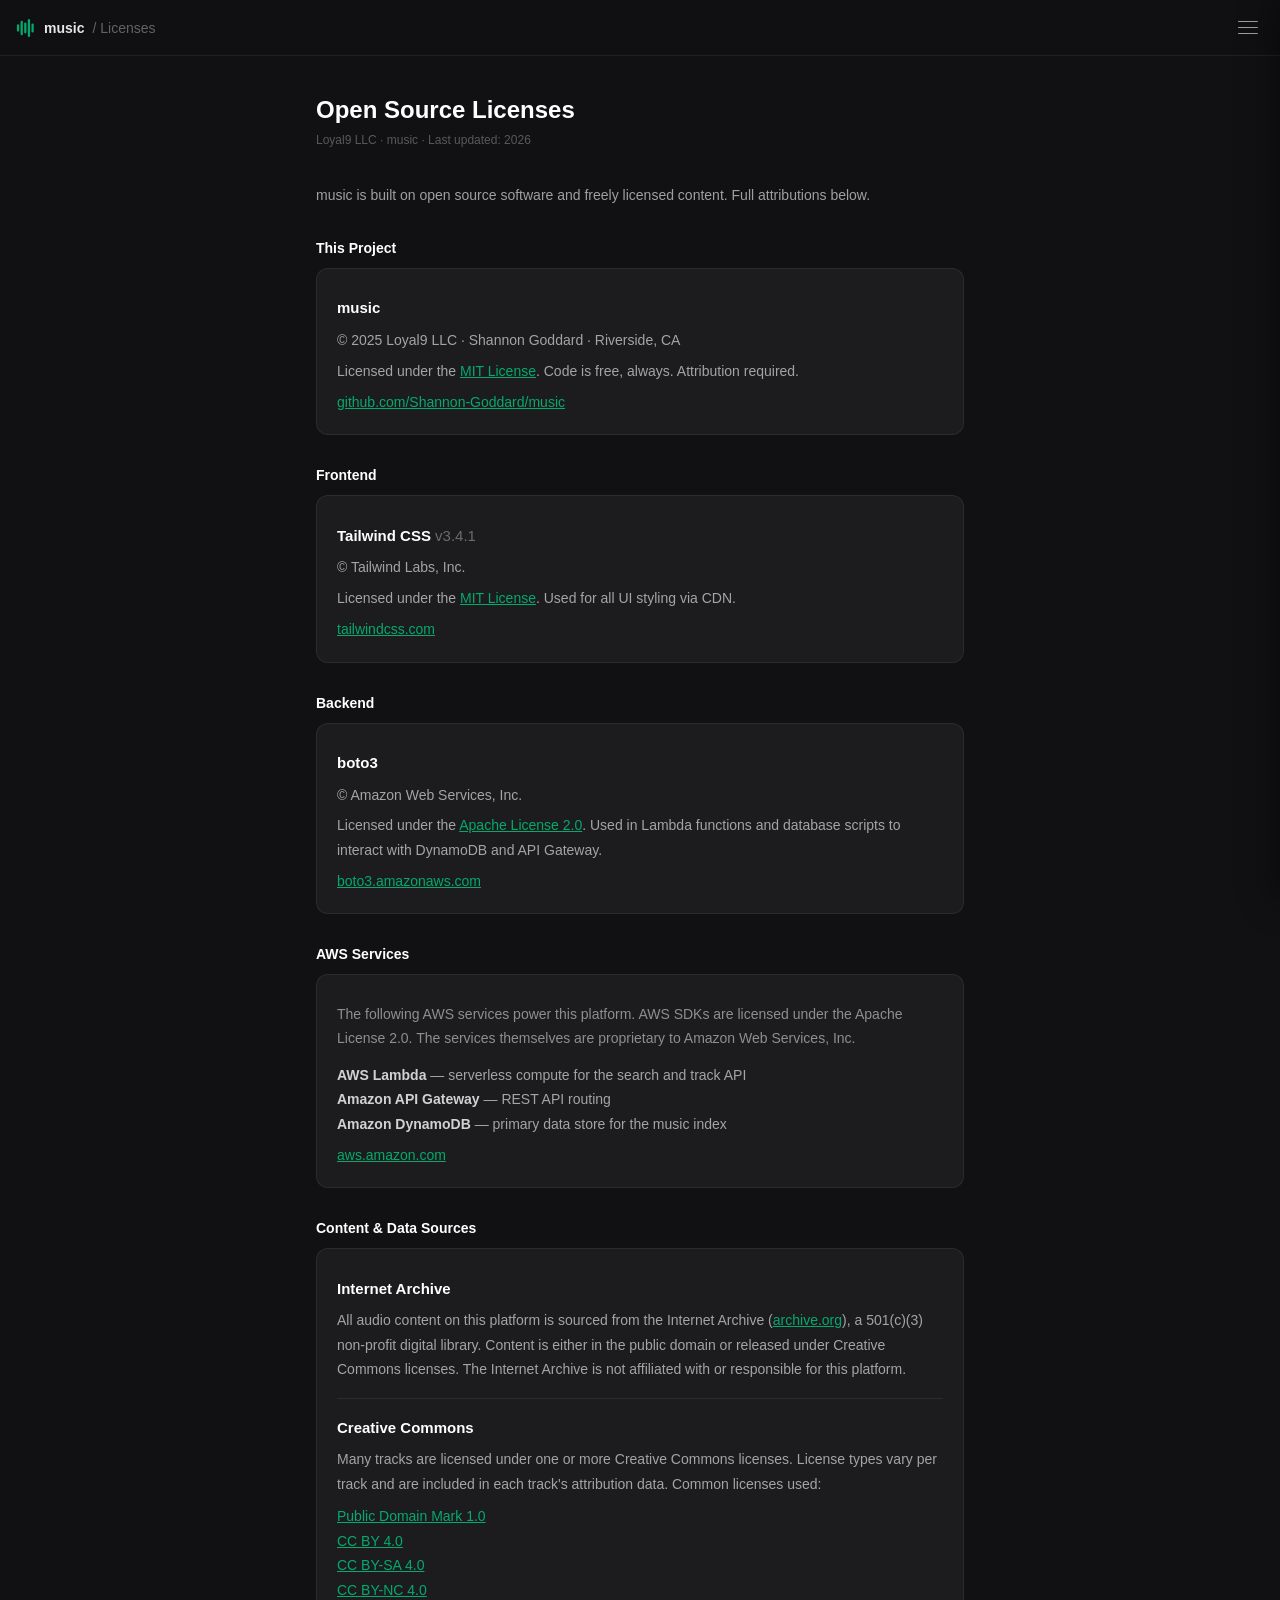
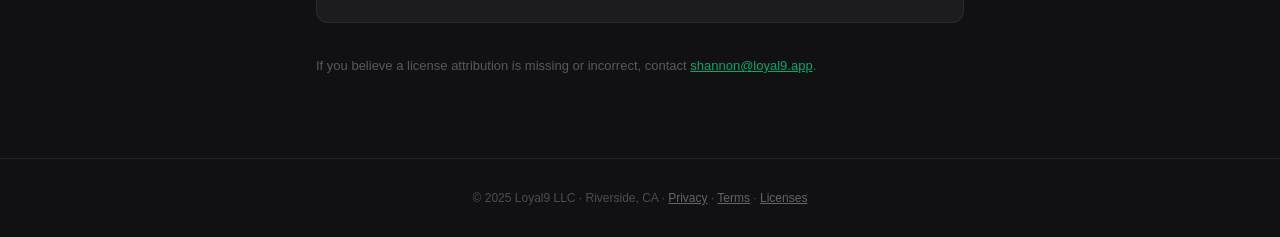
<file: frontend/licenses.html>
<!DOCTYPE html>
<html lang="en">
<head>
  <meta charset="UTF-8" />
  <meta name="viewport" content="width=device-width, initial-scale=1.0" />
  <title>Open Source Licenses — music by Loyal9</title>
  <meta name="description" content="Open source licenses and attributions for the music platform by Loyal9 LLC." />
  <meta property="og:title" content="Open Source Licenses — music by Loyal9" />
  <meta property="og:type" content="website" />
  <link rel="icon" href="data:image/svg+xml,<svg xmlns='http://www.w3.org/2000/svg' viewBox='0 0 100 100'><text y='.9em' font-size='90'>&#9834;</text></svg>" />
  <link rel="canonical" href="https://shannon-goddard.loyal9.app/music/licenses.html" />
  <style>
    *, *::before, *::after { box-sizing: border-box; margin: 0; padding: 0; }
    body { font-family: -apple-system, BlinkMacSystemFont, 'Segoe UI', sans-serif; background: #111113; color: #e5e5e5; min-height: 100vh; overflow-x: hidden; }
    a { color: #04AA6D; }
    a:hover { text-decoration: underline; }
    header { position: sticky; top: 0; z-index: 40; height: 56px; display: flex; align-items: center; justify-content: space-between; padding: 0 1rem; background: rgba(17,17,19,0.92); backdrop-filter: blur(16px); border-bottom: 1px solid rgba(255,255,255,0.07); }
    .wordmark { display: flex; align-items: center; gap: 8px; font-size: 0.875rem; font-weight: 600; color: rgba(255,255,255,0.9); text-decoration: none; }
    .wordmark span.sub { color: rgba(255,255,255,0.35); font-weight: 400; }
    main { max-width: 680px; margin: 0 auto; padding: 2.5rem 1rem 5rem; }
    h1 { font-size: 1.5rem; font-weight: 800; color: #fff; margin-bottom: 0.25rem; }
    .meta { font-size: 0.75rem; color: rgba(255,255,255,0.3); margin-bottom: 2rem; }
    h2 { font-size: 0.875rem; font-weight: 700; color: #fff; margin-top: 2rem; margin-bottom: 0.75rem; }
    p { font-size: 0.875rem; color: rgba(255,255,255,0.6); line-height: 1.75; margin-top: 0.4rem; }
    .card { background: #1c1c1f; border: 1px solid rgba(255,255,255,0.07); border-radius: 0.75rem; padding: 1.25rem; margin-bottom: 0.75rem; }
    .card-title { font-size: 0.9375rem; font-weight: 700; color: #fff; }
    .card-sub { font-size: 0.75rem; color: rgba(255,255,255,0.35); margin-top: 0.125rem; }
    .card-divider { border: none; border-top: 1px solid rgba(255,255,255,0.07); margin: 1rem 0; }
    footer { text-align: center; padding: 2rem 1rem; font-size: 0.75rem; color: rgba(255,255,255,0.25); border-top: 1px solid rgba(255,255,255,0.07); }
    footer a { color: rgba(255,255,255,0.35); }
    #menuOverlay { display: none; position: fixed; inset: 0; background: rgba(0,0,0,0.5); backdrop-filter: blur(4px); z-index: 50; }
    #menuDrawer { position: fixed; top: 0; right: 0; height: 100%; width: 256px; background: #1c1c1f; border-left: 1px solid rgba(255,255,255,0.08); z-index: 51; display: flex; flex-direction: column; transform: translateX(100%); transition: transform 0.3s ease; box-shadow: -8px 0 32px rgba(0,0,0,0.4); }
    .drawer-header { display: flex; align-items: center; justify-content: space-between; padding: 1rem 1.25rem; border-bottom: 1px solid rgba(255,255,255,0.08); }
    .drawer-header span { font-size: 0.875rem; font-weight: 600; color: rgba(255,255,255,0.8); }
    .drawer-close { background: none; border: none; cursor: pointer; color: rgba(255,255,255,0.4); padding: 4px; }
    .drawer-close:hover { color: #fff; }
    .drawer-nav { flex: 1; padding: 0.75rem 0.5rem; overflow-y: auto; }
    .drawer-link { display: flex; align-items: center; gap: 0.75rem; padding: 0.625rem 1rem; border-radius: 0.5rem; font-size: 0.875rem; color: rgba(255,255,255,0.6); text-decoration: none; transition: background 0.15s, color 0.15s; }
    .drawer-link:hover { background: #242428; color: #fff; text-decoration: none; }
    .drawer-link.muted { color: rgba(255,255,255,0.35); }
    .drawer-divider { border: none; border-top: 1px solid rgba(255,255,255,0.07); margin: 0.5rem; }
    .drawer-footer { padding: 1rem; border-top: 1px solid rgba(255,255,255,0.07); }
    .beer-btn { display: flex; align-items: center; justify-content: center; gap: 0.5rem; width: 100%; padding: 0.625rem; border-radius: 0.5rem; font-size: 0.875rem; font-weight: 600; color: #04AA6D; background: rgba(4,170,109,0.12); border: 1px solid rgba(4,170,109,0.3); text-decoration: none; transition: opacity 0.15s; }
    .beer-btn:hover { opacity: 0.8; text-decoration: none; }
    .hamburger { background: none; border: none; cursor: pointer; display: flex; flex-direction: column; gap: 5px; padding: 6px; color: rgba(255,255,255,0.6); }
    .hamburger:hover { color: #fff; }
    .hamburger span { display: block; width: 20px; height: 1px; background: currentColor; border-radius: 1px; }
  </style>
</head>
<body>

  <header>
    <a href="/music/" class="wordmark">
      <svg width="20" height="20" viewBox="0 0 22 22" fill="none" aria-hidden="true">
        <rect x="1"  y="7"  width="2.5" height="8"  rx="1.25" fill="#04AA6D"/>
        <rect x="5"  y="3"  width="2.5" height="16" rx="1.25" fill="#04AA6D"/>
        <rect x="9"  y="5"  width="2.5" height="12" rx="1.25" fill="#04AA6D"/>
        <rect x="13" y="1"  width="2.5" height="20" rx="1.25" fill="#04AA6D"/>
        <rect x="17" y="6"  width="2.5" height="10" rx="1.25" fill="#04AA6D"/>
      </svg>
      music <span class="sub">/ Licenses</span>
    </a>
    <button class="hamburger" onclick="openMenu()" aria-label="Menu">
      <span></span><span></span><span></span>
    </button>
  </header>

  <div id="menuOverlay" onclick="closeMenu()"></div>
  <div id="menuDrawer">
    <div class="drawer-header">
      <span>Menu</span>
      <button class="drawer-close" onclick="closeMenu()" aria-label="Close">
        <svg width="18" height="18" viewBox="0 0 24 24" fill="none" stroke="currentColor" stroke-width="2" stroke-linecap="round"><line x1="18" y1="6" x2="6" y2="18"/><line x1="6" y1="6" x2="18" y2="18"/></svg>
      </button>
    </div>
    <nav class="drawer-nav">
      <a href="/music/" class="drawer-link">Home</a>
      <a href="/music/#/library" class="drawer-link">Library</a>
      <a href="/music/about.html" class="drawer-link">About</a>
      <hr class="drawer-divider" />
      <a href="/music/privacy.html" class="drawer-link muted">Privacy Policy</a>
      <a href="/music/terms.html" class="drawer-link muted">Terms of Service</a>
      <a href="/music/licenses.html" class="drawer-link muted">Open Source Licenses</a>
      <hr class="drawer-divider" />
      <a href="https://github.com/Shannon-Goddard/music" target="_blank" rel="noopener noreferrer" class="drawer-link muted">
        <svg width="15" height="15" viewBox="0 0 24 24" fill="currentColor"><path d="M12 2C6.477 2 2 6.484 2 12.017c0 4.425 2.865 8.18 6.839 9.504.5.092.682-.217.682-.483 0-.237-.008-.868-.013-1.703-2.782.605-3.369-1.343-3.369-1.343-.454-1.158-1.11-1.466-1.11-1.466-.908-.62.069-.608.069-.608 1.003.07 1.531 1.032 1.531 1.032.892 1.53 2.341 1.088 2.91.832.092-.647.35-1.088.636-1.338-2.22-.253-4.555-1.113-4.555-4.951 0-1.093.39-1.988 1.029-2.688-.103-.253-.446-1.272.098-2.65 0 0 .84-.27 2.75 1.026A9.564 9.564 0 0 1 12 6.844a9.59 9.59 0 0 1 2.504.337c1.909-1.296 2.747-1.027 2.747-1.027.546 1.379.202 2.398.1 2.651.64.7 1.028 1.595 1.028 2.688 0 3.848-2.339 4.695-4.566 4.943.359.309.678.92.678 1.855 0 1.338-.012 2.419-.012 2.747 0 .268.18.58.688.482A10.02 10.02 0 0 0 22 12.017C22 6.484 17.522 2 12 2z"/></svg>
        GitHub Repo
      </a>
    </nav>
    <div class="drawer-footer">
      <a href="https://www.buymeacoffee.com/goddardshannon9" target="_blank" rel="noopener noreferrer" class="beer-btn">
        <svg xmlns="http://w3.org" width="24" height="24" viewBox="0 0 24 24" fill="none" stroke="currentColor" stroke-width="2" stroke-linecap="round" stroke-linejoin="round">
          <!-- Mug Body -->
          <path d="M6 8h12v10a4 4 0 0 1-4 4H10a4 4 0 0 1-4-4V8z" />
          <!-- Handle -->
          <path d="M18 11h2a2 2 0 0 1 2 2v3a2 2 0 0 1-2 2h-2" />
          <!-- Foam/Bubbles Top Peak -->
          <path d="M6 8a3 3 0 0 1 3-3 4 4 0 0 1 6 0 3 3 0 0 1 3 3" />
          <!-- Liquid vertical detail lines inside -->
          <line x1="10" y1="11" x2="10" y2="17" />
          <line x1="14" y1="11" x2="14" y2="17" />
        </svg>
        Buy the Dev a Beer
      </a>
    </div>
  </div>

  <main>
    <h1>Open Source Licenses</h1>
    <p class="meta">Loyal9 LLC · music · Last updated: 2026</p>

    <p>music is built on open source software and freely licensed content. Full attributions below.</p>

    <h2>This Project</h2>
    <div class="card">
      <p class="card-title">music</p>
      <p>© 2025 Loyal9 LLC · Shannon Goddard · Riverside, CA</p>
      <p>Licensed under the <a href="https://opensource.org/licenses/MIT" target="_blank" rel="noopener noreferrer">MIT License</a>. Code is free, always. Attribution required.</p>
      <p><a href="https://github.com/Shannon-Goddard/music" target="_blank" rel="noopener noreferrer">github.com/Shannon-Goddard/music</a></p>
    </div>

    <h2>Frontend</h2>
    <div class="card">
      <p class="card-title">Tailwind CSS <span style="font-weight:400;color:rgba(255,255,255,0.35)">v3.4.1</span></p>
      <p>© Tailwind Labs, Inc.</p>
      <p>Licensed under the <a href="https://opensource.org/licenses/MIT" target="_blank" rel="noopener noreferrer">MIT License</a>. Used for all UI styling via CDN.</p>
      <p><a href="https://tailwindcss.com" target="_blank" rel="noopener noreferrer">tailwindcss.com</a></p>
    </div>

    <h2>Backend</h2>
    <div class="card">
      <p class="card-title">boto3</p>
      <p>© Amazon Web Services, Inc.</p>
      <p>Licensed under the <a href="https://opensource.org/licenses/Apache-2.0" target="_blank" rel="noopener noreferrer">Apache License 2.0</a>. Used in Lambda functions and database scripts to interact with DynamoDB and API Gateway.</p>
      <p><a href="https://boto3.amazonaws.com" target="_blank" rel="noopener noreferrer">boto3.amazonaws.com</a></p>
    </div>

    <h2>AWS Services</h2>
    <div class="card">
      <p style="color:rgba(255,255,255,0.5)">The following AWS services power this platform. AWS SDKs are licensed under the Apache License 2.0. The services themselves are proprietary to Amazon Web Services, Inc.</p>
      <p style="margin-top:0.75rem">
        <strong style="color:rgba(255,255,255,0.8)">AWS Lambda</strong> — serverless compute for the search and track API<br>
        <strong style="color:rgba(255,255,255,0.8)">Amazon API Gateway</strong> — REST API routing<br>
        <strong style="color:rgba(255,255,255,0.8)">Amazon DynamoDB</strong> — primary data store for the music index
      </p>
      <p><a href="https://aws.amazon.com" target="_blank" rel="noopener noreferrer">aws.amazon.com</a></p>
    </div>

    <h2>Content & Data Sources</h2>
    <div class="card">
      <p class="card-title">Internet Archive</p>
      <p>All audio content on this platform is sourced from the Internet Archive (<a href="https://archive.org" target="_blank" rel="noopener noreferrer">archive.org</a>), a 501(c)(3) non-profit digital library. Content is either in the public domain or released under Creative Commons licenses. The Internet Archive is not affiliated with or responsible for this platform.</p>
      <hr class="card-divider" />
      <p class="card-title">Creative Commons</p>
      <p>Many tracks are licensed under one or more Creative Commons licenses. License types vary per track and are included in each track's attribution data. Common licenses used:</p>
      <p style="margin-top:0.5rem">
        <a href="https://creativecommons.org/publicdomain/mark/1.0/" target="_blank" rel="noopener noreferrer">Public Domain Mark 1.0</a><br>
        <a href="https://creativecommons.org/licenses/by/4.0/" target="_blank" rel="noopener noreferrer">CC BY 4.0</a><br>
        <a href="https://creativecommons.org/licenses/by-sa/4.0/" target="_blank" rel="noopener noreferrer">CC BY-SA 4.0</a><br>
        <a href="https://creativecommons.org/licenses/by-nc/4.0/" target="_blank" rel="noopener noreferrer">CC BY-NC 4.0</a>
      </p>
    </div>

    <p style="margin-top:2rem;font-size:0.8125rem;color:rgba(255,255,255,0.3)">If you believe a license attribution is missing or incorrect, contact <a href="mailto:shannon@loyal9.app">shannon@loyal9.app</a>.</p>
  </main>

  <footer>
    © 2025 Loyal9 LLC · Riverside, CA ·
    <a href="/music/privacy.html">Privacy</a> ·
    <a href="/music/terms.html">Terms</a> ·
    <a href="/music/licenses.html">Licenses</a>
  </footer>

  <script>
    function openMenu() {
      document.getElementById('menuOverlay').style.display = 'block';
      document.getElementById('menuDrawer').style.transform = 'translateX(0)';
    }
    function closeMenu() {
      document.getElementById('menuOverlay').style.display = 'none';
      document.getElementById('menuDrawer').style.transform = 'translateX(100%)';
    }
  </script>
  <script type="application/ld+json">
  { "@context": "https://schema.org", "@type": "WebPage", "name": "Open Source Licenses — music by Loyal9", "url": "https://shannon-goddard.loyal9.app/music/licenses.html" }
  </script>
</body>
</html>
</file>
